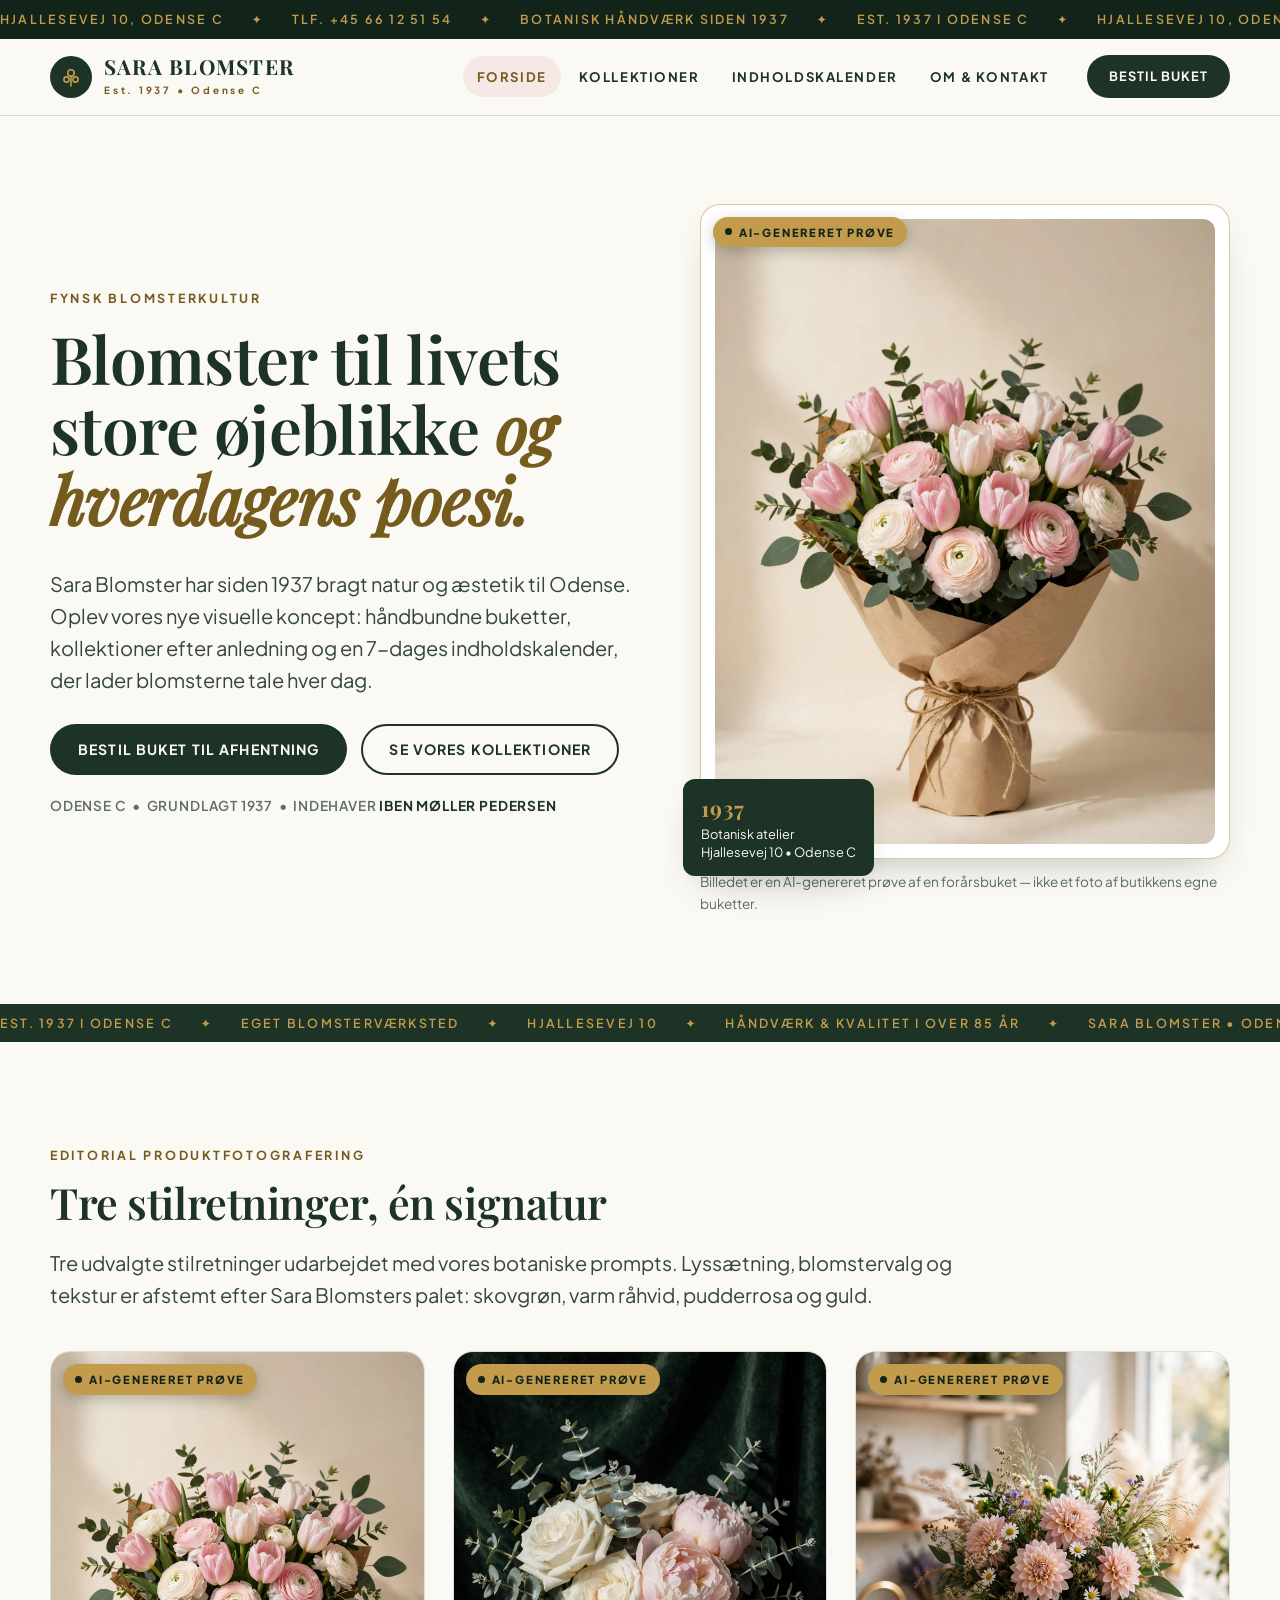
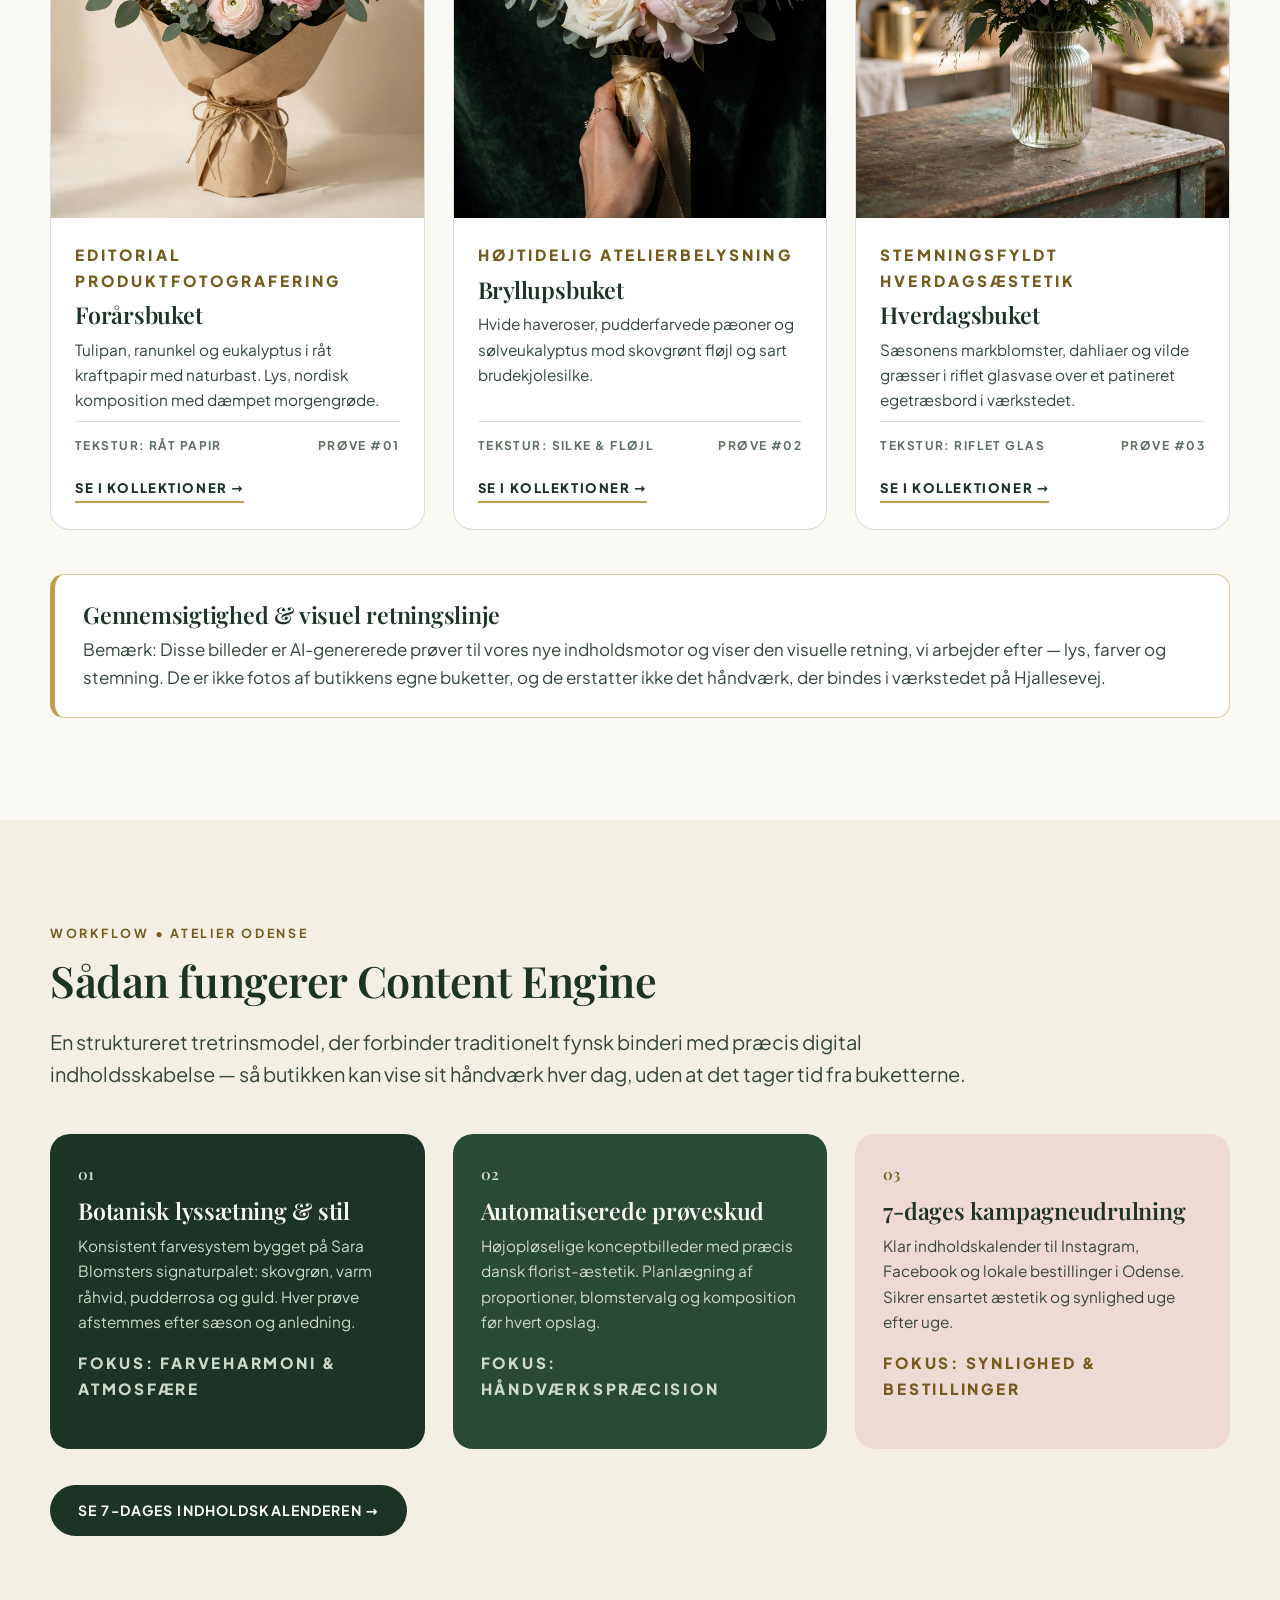
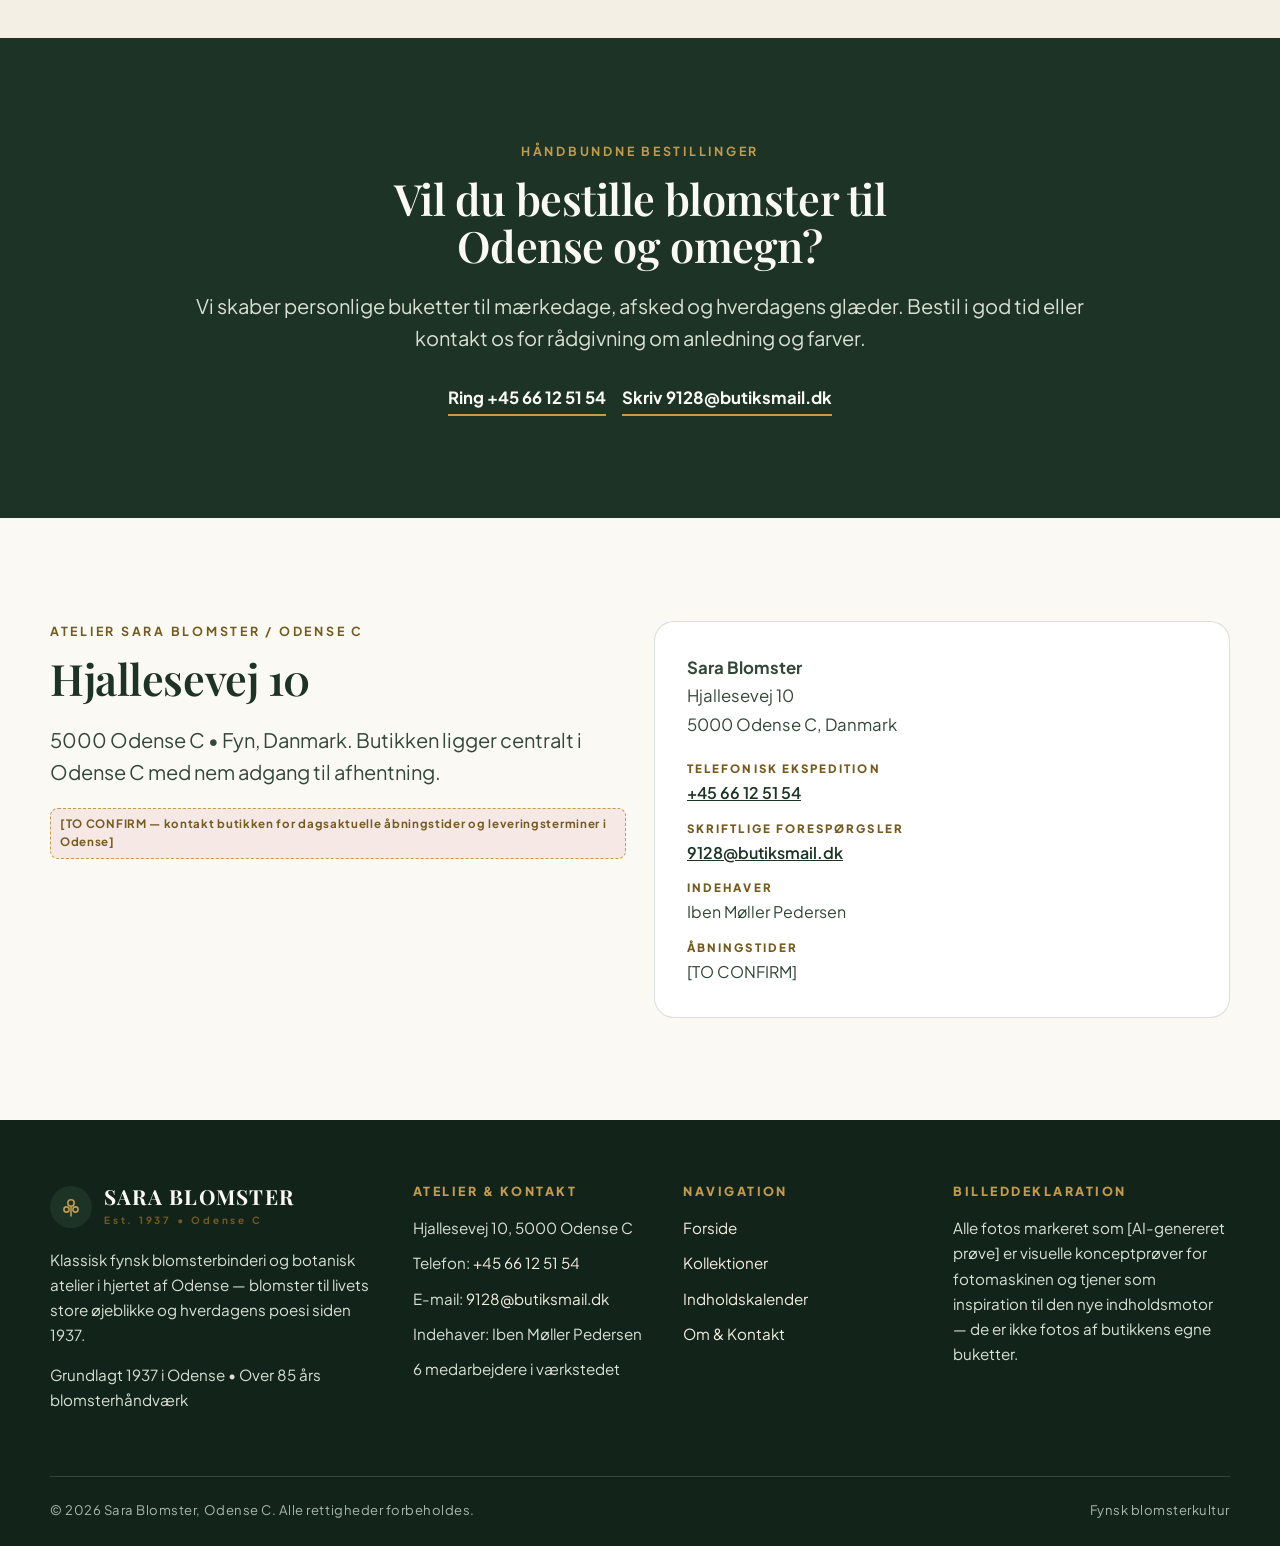
<file: index.html>
<!DOCTYPE html>
<!-- BUSINESS_NAME = "Sara Blomster" (single constant — see assets/js/main.js) -->
<html lang="da">
<head>
<meta charset="utf-8">
<meta name="viewport" content="width=device-width, initial-scale=1">
<title>Sara Blomster — Blomster til livets store øjeblikke | Odense C siden 1937</title>
<meta name="description" content="Sara Blomster er et klassisk fynsk blomsterbinderi på Hjallesevej 10 i Odense C — blomster til livets store øjeblikke og hverdagens poesi siden 1937. Se kollektioner og vores nye 7-dages indholdskalender.">
<meta property="og:title" content="Sara Blomster — Odense C siden 1937">
<meta property="og:description" content="Blomster til livets store øjeblikke og hverdagens poesi. Klassisk fynsk blomsterbinderi på Hjallesevej 10, Odense C.">
<meta property="og:type" content="website">
<link rel="stylesheet" href="/assets/css/style.css">
<noscript><style>.reveal{opacity:1 !important;transform:none !important}.hero__media img{animation:none !important}</style></noscript>

<link rel="icon" href="data:image/svg+xml,%3Csvg xmlns='http://www.w3.org/2000/svg' viewBox='0 0 32 32'%3E%3Ccircle cx='16' cy='16' r='16' fill='%231C3325'/%3E%3Ccircle cx='16' cy='11' r='5' fill='%23C29B4D'/%3E%3Ccircle cx='11' cy='18' r='4' fill='%23EED9D5'/%3E%3Ccircle cx='21' cy='18' r='4' fill='%23EED9D5'/%3E%3C/svg%3E">
</head>
<body>
<a class="skip-link" href="#main">Spring til indhold</a>

<div class="ribbon" aria-hidden="true">
  <div class="ribbon__track">
    <span>Hjallesevej 10, Odense C</span><span>✦</span><span>Tlf. +45 66 12 51 54</span><span>✦</span><span>Botanisk håndværk siden 1937</span><span>✦</span><span>Est. 1937 i Odense C</span><span>✦</span>
    <span>Hjallesevej 10, Odense C</span><span>✦</span><span>Tlf. +45 66 12 51 54</span><span>✦</span><span>Botanisk håndværk siden 1937</span><span>✦</span><span>Est. 1937 i Odense C</span><span>✦</span>
  </div>
</div>

<header class="site-header">
  <div class="wrap site-header__inner">
    <a class="brand" href="/" aria-label="Sara Blomster — forside">
      <span class="brand__mark" aria-hidden="true">
        <svg viewBox="0 0 24 24" fill="none" stroke="currentColor" stroke-width="1.6" stroke-linecap="round"><circle cx="12" cy="8" r="3.2"/><circle cx="7.5" cy="14.5" r="2.6"/><circle cx="16.5" cy="14.5" r="2.6"/><path d="M12 11.5V21"/></svg>
      </span>
      <span>
        <span class="brand__name">Sara Blomster</span>
        <span class="brand__tag">Est. 1937 • Odense C</span>
      </span>
    </a>
    <button class="nav-toggle" type="button" aria-expanded="false" aria-controls="main-nav" aria-label="Åbn menu">
      <span></span><span></span><span></span>
    </button>
    <nav class="main-nav" id="main-nav" aria-label="Hovedmenu">
      <ul>
        <li><a href="/" aria-current="page">Forside</a></li>
        <li><a href="/kollektioner/">Kollektioner</a></li>
        <li><a href="/kalender/">Indholdskalender</a></li>
        <li><a href="/om-kontakt/">Om &amp; Kontakt</a></li>
      </ul>
    </nav>
    <a class="btn btn--primary btn--small" href="/om-kontakt/#forespoergsel">Bestil buket</a>
  </div>
</header>

<main id="main">
  <!-- HERO -->
  <section class="hero" aria-labelledby="hero-title">
    <div class="wrap hero__grid">
      <div>
        <p class="eyebrow">Fynsk blomsterkultur</p>
        <h1 id="hero-title">Blomster til livets store øjeblikke <em>og hverdagens poesi.</em></h1>
        <p class="lede">Sara Blomster har siden 1937 bragt natur og æstetik til Odense. Oplev vores nye visuelle koncept: håndbundne buketter, kollektioner efter anledning og en 7-dages indholdskalender, der lader blomsterne tale hver dag.</p>
        <div class="hero__ctas">
          <a class="btn btn--primary" href="/om-kontakt/#forespoergsel">Bestil buket til afhentning</a>
          <a class="btn btn--outline" href="/kollektioner/">Se vores kollektioner</a>
        </div>
        <p class="trust-line">Odense C &nbsp;•&nbsp; Grundlagt 1937 &nbsp;•&nbsp; Indehaver <b>Iben Møller Pedersen</b></p>
      </div>
      <div class="hero__media">
        <div class="frame">
          <span class="ai-tag ai-tag--overlay">AI-genereret prøve</span>
          <img src="/assets/img/foraarsbuket.webp" alt="Forårsbuket med tulipaner, ranunkler og eukalyptus i kraftpapir — AI-genereret prøve" width="1408" height="1760" fetchpriority="high">
          <div class="hero__badge"><strong>1937</strong>Botanisk atelier<br>Hjallesevej 10 • Odense C</div>
        </div>
        <p class="ai-note">Billedet er en AI-genereret prøve af en forårsbuket — ikke et foto af butikkens egne buketter.</p>
      </div>
    </div>
  </section>

  <!-- HERITAGE RIBBON -->
  <div class="ribbon" aria-hidden="true" style="background:var(--green)">
    <div class="ribbon__track" style="animation-duration:44s">
      <span>Est. 1937 i Odense C</span><span>✦</span><span>Eget blomsterværksted</span><span>✦</span><span>Hjallesevej 10</span><span>✦</span><span>Håndværk &amp; kvalitet i over 85 år</span><span>✦</span><span>Sara Blomster • Odense C</span><span>✦</span>
      <span>Est. 1937 i Odense C</span><span>✦</span><span>Eget blomsterværksted</span><span>✦</span><span>Hjallesevej 10</span><span>✦</span><span>Håndværk &amp; kvalitet i over 85 år</span><span>✦</span><span>Sara Blomster • Odense C</span><span>✦</span>
    </div>
  </div>

  <!-- THE 3 SAMPLE SHOTS -->
  <section class="section" aria-labelledby="shots-title">
    <div class="wrap">
      <div class="reveal">
        <p class="eyebrow">Editorial produktfotografering</p>
        <h2 id="shots-title">Tre stilretninger, én signatur</h2>
        <p class="lede">Tre udvalgte stilretninger udarbejdet med vores botaniske prompts. Lyssætning, blomstervalg og tekstur er afstemt efter Sara Blomsters palet: skovgrøn, varm råhvid, pudderrosa og guld.</p>
      </div>
      <div class="shots-grid">
        <article class="shot-card reveal">
          <div class="shot-card__media">
            <span class="ai-tag ai-tag--overlay">AI-genereret prøve</span>
            <img src="/assets/img/foraarsbuket.webp" alt="Forårsbuket: tulipaner, ranunkler og eukalyptus i kraftpapir — AI-genereret prøve" width="1408" height="1760" loading="lazy">
          </div>
          <div class="shot-card__body">
            <p class="shot-card__kicker">Editorial produktfotografering</p>
            <h3>Forårsbuket</h3>
            <p>Tulipan, ranunkel og eukalyptus i råt kraftpapir med naturbast. Lys, nordisk komposition med dæmpet morgengrøde.</p>
            <div class="shot-card__meta"><span>Tekstur: Råt papir</span><span>Prøve #01</span></div>
            <a class="shot-card__link" href="/kollektioner/">Se i kollektioner →</a>
          </div>
        </article>
        <article class="shot-card reveal">
          <div class="shot-card__media">
            <span class="ai-tag ai-tag--overlay">AI-genereret prøve</span>
            <img src="/assets/img/bryllupsbuket.webp" alt="Bryllupsbuket: hvide haveroser, pudderfarvede pæoner og sølveukalyptus mod skovgrøn baggrund — AI-genereret prøve" width="1408" height="1760" loading="lazy">
          </div>
          <div class="shot-card__body">
            <p class="shot-card__kicker">Højtidelig atelierbelysning</p>
            <h3>Bryllupsbuket</h3>
            <p>Hvide haveroser, pudderfarvede pæoner og sølveukalyptus mod skovgrønt fløjl og sart brudekjolesilke.</p>
            <div class="shot-card__meta"><span>Tekstur: Silke &amp; fløjl</span><span>Prøve #02</span></div>
            <a class="shot-card__link" href="/kollektioner/">Se i kollektioner →</a>
          </div>
        </article>
        <article class="shot-card reveal">
          <div class="shot-card__media">
            <span class="ai-tag ai-tag--overlay">AI-genereret prøve</span>
            <img src="/assets/img/hverdagsbuket.webp" alt="Hverdagsbuket: sæsonens markblomster og dahliaer i riflet glasvase på et træbord — AI-genereret prøve" width="1408" height="1760" loading="lazy">
          </div>
          <div class="shot-card__body">
            <p class="shot-card__kicker">Stemningsfyldt hverdagsæstetik</p>
            <h3>Hverdagsbuket</h3>
            <p>Sæsonens markblomster, dahliaer og vilde græsser i riflet glasvase over et patineret egetræsbord i værkstedet.</p>
            <div class="shot-card__meta"><span>Tekstur: Riflet glas</span><span>Prøve #03</span></div>
            <a class="shot-card__link" href="/kollektioner/">Se i kollektioner →</a>
          </div>
        </article>
      </div>

      <div class="note-block reveal">
        <h3>Gennemsigtighed &amp; visuel retningslinje</h3>
        <p>Bemærk: Disse billeder er AI-genererede prøver til vores nye indholdsmotor og viser den visuelle retning, vi arbejder efter — lys, farver og stemning. De er ikke fotos af butikkens egne buketter, og de erstatter ikke det håndværk, der bindes i værkstedet på Hjallesevej.</p>
      </div>
    </div>
  </section>

  <!-- HOW THE CONTENT ENGINE WORKS -->
  <section class="section section--tint" aria-labelledby="engine-title">
    <div class="wrap">
      <div class="reveal">
        <p class="eyebrow">Workflow • Atelier Odense</p>
        <h2 id="engine-title">Sådan fungerer Content Engine</h2>
        <p class="lede">En struktureret tretrinsmodel, der forbinder traditionelt fynsk binderi med præcis digital indholdsskabelse — så butikken kan vise sit håndværk hver dag, uden at det tager tid fra buketterne.</p>
      </div>
      <div class="steps">
        <article class="step reveal">
          <p class="step__num">01</p>
          <h3>Botanisk lyssætning &amp; stil</h3>
          <p>Konsistent farvesystem bygget på Sara Blomsters signaturpalet: skovgrøn, varm råhvid, pudderrosa og guld. Hver prøve afstemmes efter sæson og anledning.</p>
          <p class="step__focus">Fokus: Farveharmoni &amp; atmosfære</p>
        </article>
        <article class="step reveal">
          <p class="step__num">02</p>
          <h3>Automatiserede prøveskud</h3>
          <p>Højopløselige konceptbilleder med præcis dansk florist-æstetik. Planlægning af proportioner, blomstervalg og komposition før hvert opslag.</p>
          <p class="step__focus">Fokus: Håndværkspræcision</p>
        </article>
        <article class="step reveal">
          <p class="step__num">03</p>
          <h3>7-dages kampagneudrulning</h3>
          <p>Klar indholdskalender til Instagram, Facebook og lokale bestillinger i Odense. Sikrer ensartet æstetik og synlighed uge efter uge.</p>
          <p class="step__focus">Fokus: Synlighed &amp; bestillinger</p>
        </article>
      </div>
      <div style="margin-top:36px" class="reveal">
        <a class="btn btn--primary" href="/kalender/">Se 7-dages indholdskalenderen →</a>
      </div>
    </div>
  </section>

  <!-- ORDER CTA -->
  <section class="section section--dark" aria-labelledby="order-title">
    <div class="wrap cta-band reveal">
      <p class="eyebrow">Håndbundne bestillinger</p>
      <h2 id="order-title">Vil du bestille blomster til Odense og omegn?</h2>
      <p class="lede">Vi skaber personlige buketter til mærkedage, afsked og hverdagens glæder. Bestil i god tid eller kontakt os for rådgivning om anledning og farver.</p>
      <div class="cta-band__links">
        <a href="tel:+4566125154">Ring +45 66 12 51 54</a>
        <a href="mailto:9128@butiksmail.dk">Skriv 9128@butiksmail.dk</a>
      </div>
    </div>
  </section>

  <!-- ADDRESS -->
  <section class="section" aria-labelledby="address-title">
    <div class="wrap address-grid">
      <div class="reveal">
        <p class="eyebrow">Atelier Sara Blomster / Odense C</p>
        <h2 id="address-title">Hjallesevej 10</h2>
        <p class="lede">5000 Odense C • Fyn, Danmark. Butikken ligger centralt i Odense C med nem adgang til afhentning.</p>
        <p class="lede"><span class="confirm-tag">[TO CONFIRM — kontakt butikken for dagsaktuelle åbningstider og leveringsterminer i Odense]</span></p>
      </div>
      <div class="address-card reveal">
        <address>
          <strong>Sara Blomster</strong><br>
          Hjallesevej 10<br>
          5000 Odense C, Danmark
        </address>
        <dl>
          <div><dt>Telefonisk ekspedition</dt><dd><a href="tel:+4566125154">+45 66 12 51 54</a></dd></div>
          <div><dt>Skriftlige forespørgsler</dt><dd><a href="mailto:9128@butiksmail.dk">9128@butiksmail.dk</a></dd></div>
          <div><dt>Indehaver</dt><dd>Iben Møller Pedersen</dd></div>
          <div><dt>Åbningstider</dt><dd>[TO CONFIRM]</dd></div>
        </dl>
      </div>
    </div>
  </section>
</main>

<footer class="site-footer">
  <div class="wrap site-footer__main">
    <div>
      <a class="brand" href="/" aria-label="Sara Blomster — forside">
        <span class="brand__mark" aria-hidden="true">
          <svg viewBox="0 0 24 24" fill="none" stroke="currentColor" stroke-width="1.6" stroke-linecap="round"><circle cx="12" cy="8" r="3.2"/><circle cx="7.5" cy="14.5" r="2.6"/><circle cx="16.5" cy="14.5" r="2.6"/><path d="M12 11.5V21"/></svg>
        </span>
        <span>
          <span class="brand__name">Sara Blomster</span>
          <span class="brand__tag">Est. 1937 • Odense C</span>
        </span>
      </a>
      <p style="margin-top:18px">Klassisk fynsk blomsterbinderi og botanisk atelier i hjertet af Odense — blomster til livets store øjeblikke og hverdagens poesi siden 1937.</p>
      <p>Grundlagt 1937 i Odense • Over 85 års blomsterhåndværk</p>
    </div>
    <div>
      <h3>Atelier &amp; kontakt</h3>
      <ul>
        <li>Hjallesevej 10, 5000 Odense C</li>
        <li>Telefon: <a href="tel:+4566125154">+45 66 12 51 54</a></li>
        <li>E-mail: <a href="mailto:9128@butiksmail.dk">9128@butiksmail.dk</a></li>
        <li>Indehaver: Iben Møller Pedersen</li>
        <li>6 medarbejdere i værkstedet</li>
      </ul>
    </div>
    <div>
      <h3>Navigation</h3>
      <ul>
        <li><a href="/">Forside</a></li>
        <li><a href="/kollektioner/">Kollektioner</a></li>
        <li><a href="/kalender/">Indholdskalender</a></li>
        <li><a href="/om-kontakt/">Om &amp; Kontakt</a></li>
      </ul>
    </div>
    <div>
      <h3>Billeddeklaration</h3>
      <p>Alle fotos markeret som [AI-genereret prøve] er visuelle konceptprøver for fotomaskinen og tjener som inspiration til den nye indholdsmotor — de er ikke fotos af butikkens egne buketter.</p>
    </div>
  </div>
  <div class="wrap site-footer__bottom">
    <span>© 2026 Sara Blomster, Odense C. Alle rettigheder forbeholdes.</span>
    <span>Fynsk blomsterkultur</span>
  </div>
</footer>
<script src="/assets/js/main.js"></script>
</body>
</html>
</file>
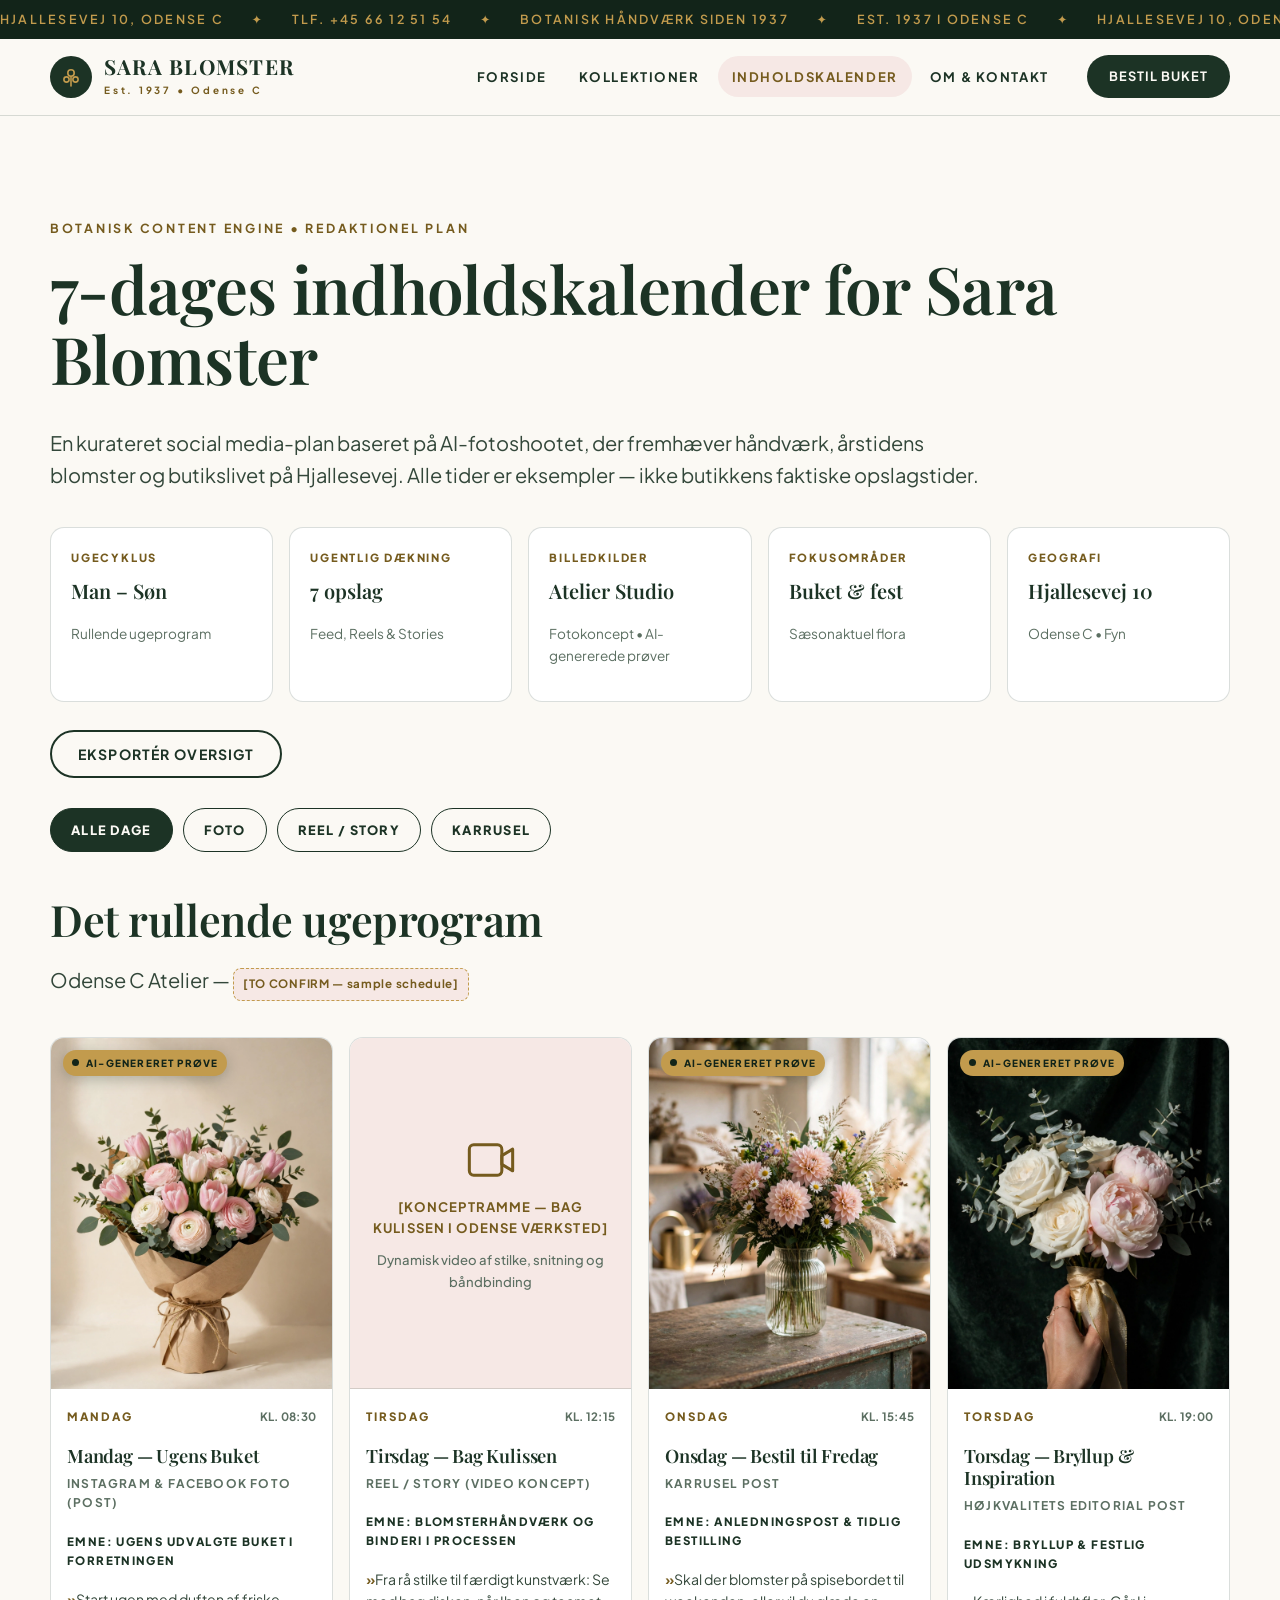
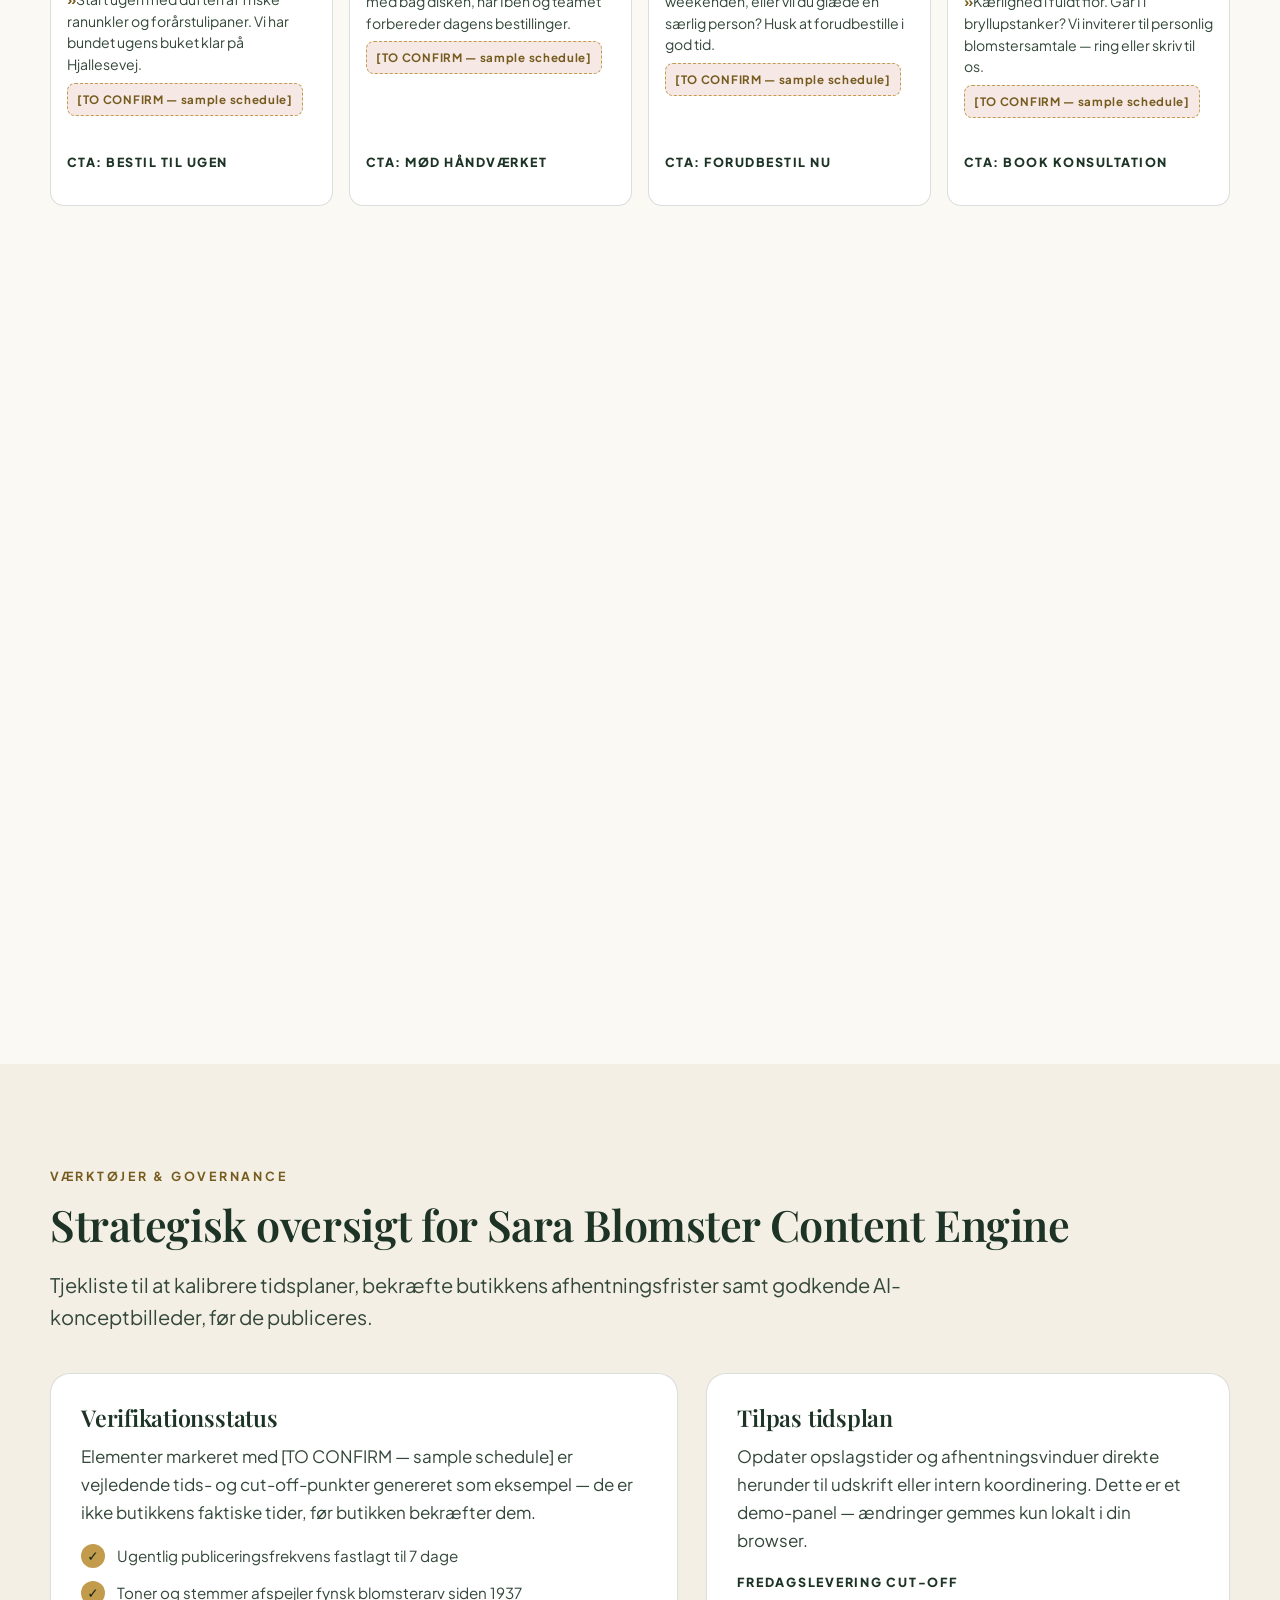
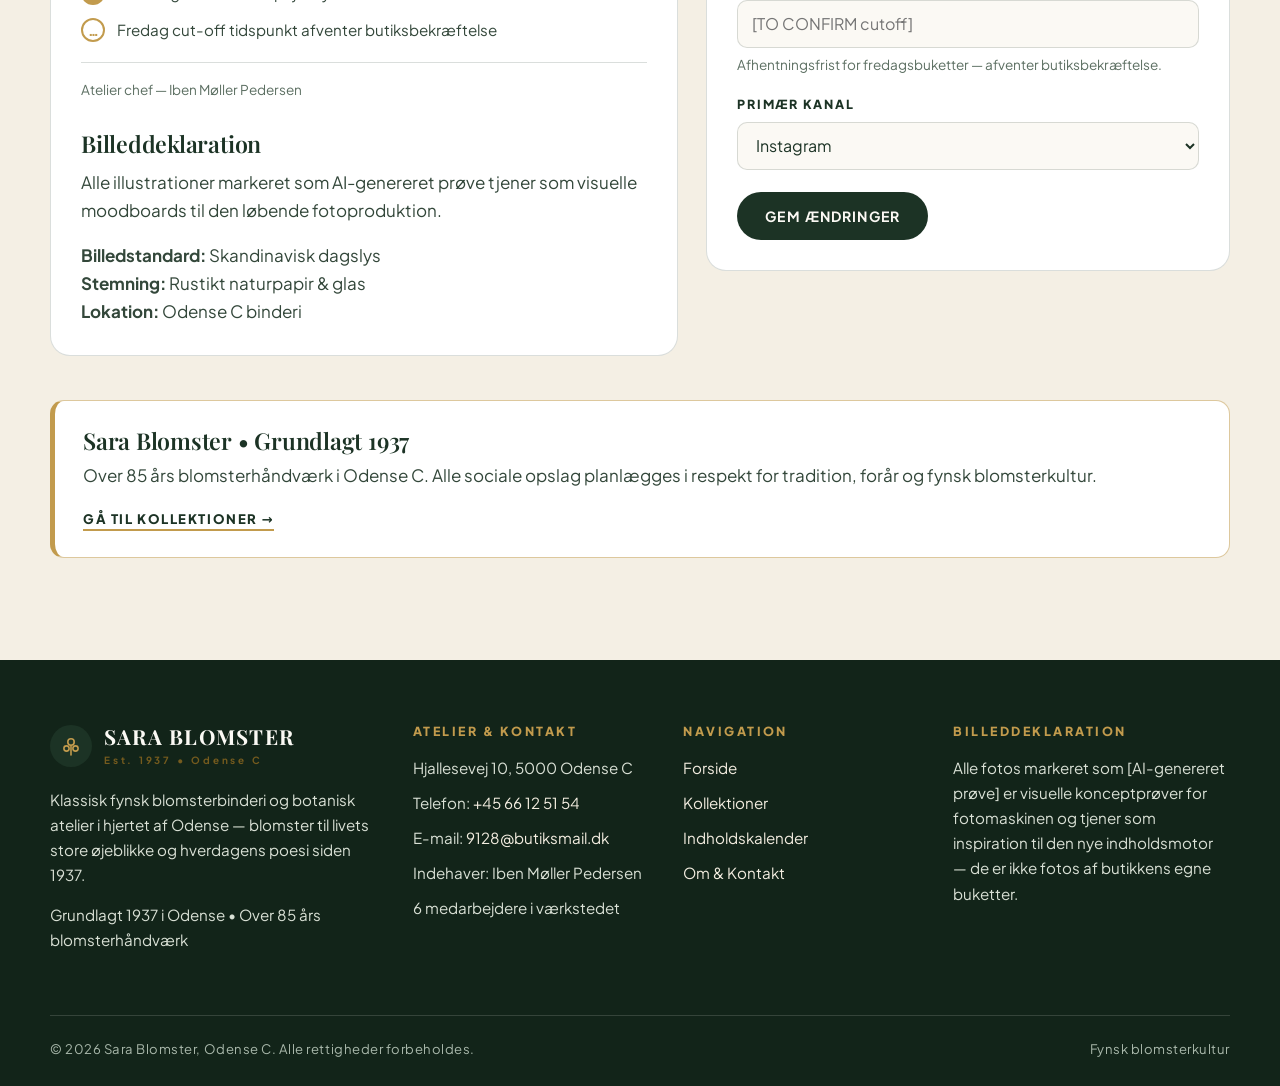
<file: kalender/index.html>
<!DOCTYPE html>
<!-- BUSINESS_NAME = "Sara Blomster" (single constant — see assets/js/main.js) -->
<html lang="da">
<head>
<meta charset="utf-8">
<meta name="viewport" content="width=device-width, initial-scale=1">
<title>7-dages indholdskalender — Sara Blomster, Odense C</title>
<meta name="description" content="Sara Blomsters 7-dages indholdskalender (eksempel): en kurateret social media-plan med ugens buket, bag kulissen, bryllupsinspiration og fredagsblomster. Alle tider er eksempler.">
<meta property="og:title" content="7-dages indholdskalender — Sara Blomster">
<meta property="og:description" content="En kurateret ugeplan for blomsterindhold: foto, Reels og stories fra atelieret på Hjallesevej 10.">
<meta property="og:type" content="website">
<link rel="stylesheet" href="/assets/css/style.css">
<noscript><style>.reveal{opacity:1 !important;transform:none !important}.hero__media img{animation:none !important}</style></noscript>

<link rel="icon" href="data:image/svg+xml,%3Csvg xmlns='http://www.w3.org/2000/svg' viewBox='0 0 32 32'%3E%3Ccircle cx='16' cy='16' r='16' fill='%231C3325'/%3E%3Ccircle cx='16' cy='11' r='5' fill='%23C29B4D'/%3E%3Ccircle cx='11' cy='18' r='4' fill='%23EED9D5'/%3E%3Ccircle cx='21' cy='18' r='4' fill='%23EED9D5'/%3E%3C/svg%3E">
</head>
<body>
<a class="skip-link" href="#main">Spring til indhold</a>

<div class="ribbon" aria-hidden="true">
  <div class="ribbon__track">
    <span>Hjallesevej 10, Odense C</span><span>✦</span><span>Tlf. +45 66 12 51 54</span><span>✦</span><span>Botanisk håndværk siden 1937</span><span>✦</span><span>Est. 1937 i Odense C</span><span>✦</span>
    <span>Hjallesevej 10, Odense C</span><span>✦</span><span>Tlf. +45 66 12 51 54</span><span>✦</span><span>Botanisk håndværk siden 1937</span><span>✦</span><span>Est. 1937 i Odense C</span><span>✦</span>
  </div>
</div>

<header class="site-header">
  <div class="wrap site-header__inner">
    <a class="brand" href="/" aria-label="Sara Blomster — forside">
      <span class="brand__mark" aria-hidden="true">
        <svg viewBox="0 0 24 24" fill="none" stroke="currentColor" stroke-width="1.6" stroke-linecap="round"><circle cx="12" cy="8" r="3.2"/><circle cx="7.5" cy="14.5" r="2.6"/><circle cx="16.5" cy="14.5" r="2.6"/><path d="M12 11.5V21"/></svg>
      </span>
      <span>
        <span class="brand__name">Sara Blomster</span>
        <span class="brand__tag">Est. 1937 • Odense C</span>
      </span>
    </a>
    <button class="nav-toggle" type="button" aria-expanded="false" aria-controls="main-nav" aria-label="Åbn menu">
      <span></span><span></span><span></span>
    </button>
    <nav class="main-nav" id="main-nav" aria-label="Hovedmenu">
      <ul>
        <li><a href="/">Forside</a></li>
        <li><a href="/kollektioner/">Kollektioner</a></li>
        <li><a href="/kalender/" aria-current="page">Indholdskalender</a></li>
        <li><a href="/om-kontakt/">Om &amp; Kontakt</a></li>
      </ul>
    </nav>
    <a class="btn btn--primary btn--small" href="/om-kontakt/#forespoergsel">Bestil buket</a>
  </div>
</header>

<main id="main">
  <section class="section" aria-labelledby="page-title" style="padding-bottom:0">
    <div class="wrap">
      <p class="eyebrow">Botanisk Content Engine • Redaktionel plan</p>
      <h1 id="page-title">7-dages indholdskalender for Sara Blomster</h1>
      <p class="lede">En kurateret social media-plan baseret på AI-fotoshootet, der fremhæver håndværk, årstidens blomster og butikslivet på Hjallesevej. Alle tider er eksempler — ikke butikkens faktiske opslagstider.</p>

      <div class="cal-stats">
        <div class="cal-stat">
          <p class="cal-stat__label">Ugecyklus</p>
          <p class="cal-stat__value">Man – Søn</p>
          <p class="cal-stat__sub">Rullende ugeprogram</p>
        </div>
        <div class="cal-stat">
          <p class="cal-stat__label">Ugentlig dækning</p>
          <p class="cal-stat__value">7 opslag</p>
          <p class="cal-stat__sub">Feed, Reels &amp; Stories</p>
        </div>
        <div class="cal-stat">
          <p class="cal-stat__label">Billedkilder</p>
          <p class="cal-stat__value">Atelier Studio</p>
          <p class="cal-stat__sub">Fotokoncept • AI-genererede prøver</p>
        </div>
        <div class="cal-stat">
          <p class="cal-stat__label">Fokusområder</p>
          <p class="cal-stat__value">Buket &amp; fest</p>
          <p class="cal-stat__sub">Sæsonaktuel flora</p>
        </div>
        <div class="cal-stat">
          <p class="cal-stat__label">Geografi</p>
          <p class="cal-stat__value">Hjallesevej 10</p>
          <p class="cal-stat__sub">Odense C • Fyn</p>
        </div>
      </div>

      <div style="margin-top:28px">
        <button class="btn btn--outline" type="button" id="export-calendar">Eksportér oversigt</button>
      </div>

      <div class="chips" data-filter-group="calendar" role="group" aria-label="Filtrér ugedage efter format">
        <button class="chip" type="button" data-filter="alle" aria-pressed="true">Alle dage</button>
        <button class="chip" type="button" data-filter="foto" aria-pressed="false">Foto</button>
        <button class="chip" type="button" data-filter="reel" aria-pressed="false">Reel / Story</button>
        <button class="chip" type="button" data-filter="karrusel" aria-pressed="false">Karrusel</button>
      </div>

      <h2 style="margin-top:44px">Det rullende ugeprogram</h2>
      <p class="lede" style="margin-bottom:0">Odense C Atelier — <span class="confirm-tag">[TO CONFIRM — sample schedule]</span></p>

      <div class="week-grid">
        <!-- MANDAG -->
        <article class="day-card reveal" data-format="foto">
          <div class="day-card__media">
            <span class="ai-tag ai-tag--overlay">AI-genereret prøve</span>
            <img src="/assets/img/foraarsbuket.webp" alt="Ugens buket: forårsbuket i kraftpapir — AI-genereret prøve" width="1408" height="1760" loading="lazy">
          </div>
          <div class="day-card__body">
            <p class="day-card__day"><span>Mandag</span><span class="day-card__time">Kl. 08:30</span></p>
            <h3>Mandag — Ugens Buket</h3>
            <p class="day-card__format">Instagram &amp; Facebook foto (post)</p>
            <p class="day-card__topic">Emne: Ugens udvalgte buket i forretningen</p>
            <p class="day-card__caption">Start ugen med duften af friske ranunkler og forårstulipaner. Vi har bundet ugens buket klar på Hjallesevej.</p>
            <p><span class="confirm-tag">[TO CONFIRM — sample schedule]</span></p>
            <p class="day-card__cta">CTA: Bestil til ugen</p>
          </div>
        </article>

        <!-- TIRSDAG -->
        <article class="day-card reveal" data-format="reel">
          <div class="day-card__placeholder" role="img" aria-label="Konceptramme: bag kulissen i Odense værksted — video af stilke, snitning og båndbinding">
            <svg class="frame-icon" viewBox="0 0 24 24" fill="none" stroke="currentColor" stroke-width="1.4" stroke-linecap="round" stroke-linejoin="round" aria-hidden="true"><rect x="2" y="5" width="15" height="14" rx="2"/><path d="M17 10l5-3v10l-5-3z"/></svg>
            <p>[Konceptramme — bag kulissen i Odense værksted]</p>
            <p style="text-transform:none;letter-spacing:0;font-weight:500;color:var(--muted)">Dynamisk video af stilke, snitning og båndbinding</p>
          </div>
          <div class="day-card__body">
            <p class="day-card__day"><span>Tirsdag</span><span class="day-card__time">Kl. 12:15</span></p>
            <h3>Tirsdag — Bag Kulissen</h3>
            <p class="day-card__format">Reel / Story (video koncept)</p>
            <p class="day-card__topic">Emne: Blomsterhåndværk og binderi i processen</p>
            <p class="day-card__caption">Fra rå stilke til færdigt kunstværk: Se med bag disken, når Iben og teamet forbereder dagens bestillinger.</p>
            <p><span class="confirm-tag">[TO CONFIRM — sample schedule]</span></p>
            <p class="day-card__cta">CTA: Mød håndværket</p>
          </div>
        </article>

        <!-- ONSDAG -->
        <article class="day-card reveal" data-format="karrusel">
          <div class="day-card__media">
            <span class="ai-tag ai-tag--overlay">AI-genereret prøve</span>
            <img src="/assets/img/hverdagsbuket.webp" alt="Bestil til fredag: hverdagsbuket i glasvase — AI-genereret prøve" width="1408" height="1760" loading="lazy">
          </div>
          <div class="day-card__body">
            <p class="day-card__day"><span>Onsdag</span><span class="day-card__time">Kl. 15:45</span></p>
            <h3>Onsdag — Bestil til Fredag</h3>
            <p class="day-card__format">Karrusel post</p>
            <p class="day-card__topic">Emne: Anledningspost &amp; tidlig bestilling</p>
            <p class="day-card__caption">Skal der blomster på spisebordet til weekenden, eller vil du glæde en særlig person? Husk at forudbestille i god tid.</p>
            <p><span class="confirm-tag">[TO CONFIRM — sample schedule]</span></p>
            <p class="day-card__cta">CTA: Forudbestil nu</p>
          </div>
        </article>

        <!-- TORSDAG -->
        <article class="day-card reveal" data-format="foto">
          <div class="day-card__media">
            <span class="ai-tag ai-tag--overlay">AI-genereret prøve</span>
            <img src="/assets/img/bryllupsbuket.webp" alt="Bryllup og inspiration: bryllupsbuket med hvide roser og pæoner — AI-genereret prøve" width="1408" height="1760" loading="lazy">
          </div>
          <div class="day-card__body">
            <p class="day-card__day"><span>Torsdag</span><span class="day-card__time">Kl. 19:00</span></p>
            <h3>Torsdag — Bryllup &amp; Inspiration</h3>
            <p class="day-card__format">Højkvalitets editorial post</p>
            <p class="day-card__topic">Emne: Bryllup &amp; festlig udsmykning</p>
            <p class="day-card__caption">Kærlighed i fuldt flor. Går I i bryllupstanker? Vi inviterer til personlig blomstersamtale — ring eller skriv til os.</p>
            <p><span class="confirm-tag">[TO CONFIRM — sample schedule]</span></p>
            <p class="day-card__cta">CTA: Book konsultation</p>
          </div>
        </article>

        <!-- FREDAG -->
        <article class="day-card reveal" data-format="reel foto">
          <div class="day-card__media">
            <span class="ai-tag ai-tag--overlay">AI-genereret prøve</span>
            <img src="/assets/img/foraarsbuket.webp" alt="Fredagsblomster: weekendbuket i kraftpapir — AI-genereret prøve" width="1408" height="1760" loading="lazy">
          </div>
          <div class="day-card__body">
            <p class="day-card__day"><span>Fredag</span><span class="day-card__time">Kl. 09:00</span></p>
            <h3>Fredag — Fredagsblomster</h3>
            <p class="day-card__format">Story serie + weekend feed post</p>
            <p class="day-card__topic">Emne: Fredagsbuketten og weekendafhentning</p>
            <p class="day-card__caption">Fredagsstemning på Hjallesevej! Butikken bugner af weekendens friskeste farver. Bestil inden <span class="confirm-tag">[TO CONFIRM cutoff]</span></p>
            <p><span class="confirm-tag">[TO CONFIRM cutoff &amp; tidsplan]</span></p>
            <p class="day-card__cta">CTA: Fredagsblomster</p>
          </div>
        </article>

        <!-- LØRDAG -->
        <article class="day-card reveal" data-format="reel">
          <div class="day-card__placeholder" role="img" aria-label="Konceptramme: butiksfacade og weekendstemning på Hjallesevej — morgenlys over facaden, udendørs kurve med stedmoder og lyng">
            <svg class="frame-icon" viewBox="0 0 24 24" fill="none" stroke="currentColor" stroke-width="1.4" stroke-linecap="round" stroke-linejoin="round" aria-hidden="true"><rect x="3" y="4" width="18" height="16" rx="2"/><circle cx="9" cy="10" r="2"/><path d="M3 17l5-4 4 3 4-3 5 4"/></svg>
            <p>[Konceptramme — butiksfacade &amp; weekendstemning på Hjallesevej]</p>
            <p style="text-transform:none;letter-spacing:0;font-weight:500;color:var(--muted)">Morgenlys over facaden, udendørs kurve med stedmoder og lyng</p>
          </div>
          <div class="day-card__body">
            <p class="day-card__day"><span>Lørdag</span><span class="day-card__time">Kl. 10:00</span></p>
            <h3>Lørdag — Bymiljø &amp; Butiksliv</h3>
            <p class="day-card__format">Story highlights / stemningsfoto</p>
            <p class="day-card__topic">Emne: Lørdagsstemning i Odense C</p>
            <p class="day-card__caption">Kig forbi på vej gennem byen. Kaffen er varm, og vi binder din buket, mens du venter.</p>
            <p><span class="confirm-tag">[TO CONFIRM — sample schedule]</span></p>
            <p class="day-card__cta">CTA: Besøg os på Hjallesevej</p>
          </div>
        </article>

        <!-- SØNDAG -->
        <article class="day-card reveal" data-format="foto">
          <div class="day-card__media">
            <span class="ai-tag ai-tag--overlay">AI-genereret prøve</span>
            <img src="/assets/img/hverdagsbuket.webp" alt="Ro, natur og søndagspoesi: enkeltstående buket i glasvase — AI-genereret prøve" width="1408" height="1760" loading="lazy">
          </div>
          <div class="day-card__body">
            <p class="day-card__day"><span>Søndag</span><span class="day-card__time">Kl. 10:30</span></p>
            <h3>Søndag — Ro, Natur &amp; Søndagspoesi</h3>
            <p class="day-card__format">Æstetisk minimalistisk post</p>
            <p class="day-card__topic">Emne: Søndagshilsen &amp; botanisk nærvær</p>
            <p class="day-card__caption">At omgive sig med blomster er at lukke naturens egen ro indenfor. Rigtig god søndag fra os på Hjallesevej.</p>
            <p class="day-card__cta">CTA: Søndagshygge</p>
            <p style="font-size:0.82rem;color:var(--muted);margin:0">Generisk citat/tekst, ikke tilskrevet nogen fiktiv person. Fokus på fordybelse og weekendro.</p>
            <p><span class="confirm-tag">[TO CONFIRM — sample schedule]</span></p>
          </div>
        </article>
      </div>
    </div>
  </section>

  <!-- GOVERNANCE -->
  <section class="section section--tint" aria-labelledby="gov-title">
    <div class="wrap">
      <p class="eyebrow">Værktøjer &amp; governance</p>
      <h2 id="gov-title">Strategisk oversigt for Sara Blomster Content Engine</h2>
      <p class="lede">Tjekliste til at kalibrere tidsplaner, bekræfte butikkens afhentningsfrister samt godkende AI-konceptbilleder, før de publiceres.</p>
      <div class="gov-grid">
        <div class="gov-card reveal">
          <h3>Verifikationsstatus</h3>
          <p>Elementer markeret med [TO CONFIRM — sample schedule] er vejledende tids- og cut-off-punkter genereret som eksempel — de er ikke butikkens faktiske tider, før butikken bekræfter dem.</p>
          <ul class="gov-check">
            <li><span class="tick" aria-hidden="true">✓</span><span>Ugentlig publiceringsfrekvens fastlagt til 7 dage</span></li>
            <li><span class="tick" aria-hidden="true">✓</span><span>Toner og stemmer afspejler fynsk blomsterarv siden 1937</span></li>
            <li><span class="tick tick--pending" aria-hidden="true">…</span><span>Fredag cut-off tidspunkt afventer butiksbekræftelse</span></li>
          </ul>
          <p class="gov-card__sig">Atelier chef — Iben Møller Pedersen</p>
          <h3 style="margin-top:28px">Billeddeklaration</h3>
          <p>Alle illustrationer markeret som AI-genereret prøve tjener som visuelle moodboards til den løbende fotoproduktion.</p>
          <p style="margin:0"><strong>Billedstandard:</strong> Skandinavisk dagslys<br><strong>Stemning:</strong> Rustikt naturpapir &amp; glas<br><strong>Lokation:</strong> Odense C binderi</p>
        </div>
        <div class="gov-card reveal">
          <h3>Tilpas tidsplan</h3>
          <p>Opdater opslagstider og afhentningsvinduer direkte herunder til udskrift eller intern koordinering. Dette er et demo-panel — ændringer gemmes kun lokalt i din browser.</p>
          <form class="plan-form" id="plan-form">
            <label for="cutoff">Fredagslevering cut-off</label>
            <input type="text" id="cutoff" name="cutoff" placeholder="[TO CONFIRM cutoff]" aria-describedby="cutoff-help">
            <p id="cutoff-help" style="font-size:0.85rem;color:var(--muted);margin:6px 0 0">Afhentningsfrist for fredagsbuketter — afventer butiksbekræftelse.</p>
            <label for="channel">Primær kanal</label>
            <select id="channel" name="channel">
              <option>Instagram</option>
              <option>Facebook-side</option>
              <option>Nyhedsbrev • Fredagsbuketten</option>
            </select>
            <button class="btn btn--primary" type="submit">Gem ændringer</button>
            <p class="plan-form__saved" id="plan-saved">✓ Ændringer gemt lokalt (demo). Husk at bekræfte tiderne med butikken.</p>
          </form>
        </div>
      </div>
      <div class="note-block reveal">
        <h3>Sara Blomster • Grundlagt 1937</h3>
        <p>Over 85 års blomsterhåndværk i Odense C. Alle sociale opslag planlægges i respekt for tradition, forår og fynsk blomsterkultur.</p>
        <p style="margin-top:14px"><a class="shot-card__link" href="/kollektioner/">Gå til kollektioner →</a></p>
      </div>
    </div>
  </section>
</main>

<footer class="site-footer">
  <div class="wrap site-footer__main">
    <div>
      <a class="brand" href="/" aria-label="Sara Blomster — forside">
        <span class="brand__mark" aria-hidden="true">
          <svg viewBox="0 0 24 24" fill="none" stroke="currentColor" stroke-width="1.6" stroke-linecap="round"><circle cx="12" cy="8" r="3.2"/><circle cx="7.5" cy="14.5" r="2.6"/><circle cx="16.5" cy="14.5" r="2.6"/><path d="M12 11.5V21"/></svg>
        </span>
        <span>
          <span class="brand__name">Sara Blomster</span>
          <span class="brand__tag">Est. 1937 • Odense C</span>
        </span>
      </a>
      <p style="margin-top:18px">Klassisk fynsk blomsterbinderi og botanisk atelier i hjertet af Odense — blomster til livets store øjeblikke og hverdagens poesi siden 1937.</p>
      <p>Grundlagt 1937 i Odense • Over 85 års blomsterhåndværk</p>
    </div>
    <div>
      <h3>Atelier &amp; kontakt</h3>
      <ul>
        <li>Hjallesevej 10, 5000 Odense C</li>
        <li>Telefon: <a href="tel:+4566125154">+45 66 12 51 54</a></li>
        <li>E-mail: <a href="mailto:9128@butiksmail.dk">9128@butiksmail.dk</a></li>
        <li>Indehaver: Iben Møller Pedersen</li>
        <li>6 medarbejdere i værkstedet</li>
      </ul>
    </div>
    <div>
      <h3>Navigation</h3>
      <ul>
        <li><a href="/">Forside</a></li>
        <li><a href="/kollektioner/">Kollektioner</a></li>
        <li><a href="/kalender/">Indholdskalender</a></li>
        <li><a href="/om-kontakt/">Om &amp; Kontakt</a></li>
      </ul>
    </div>
    <div>
      <h3>Billeddeklaration</h3>
      <p>Alle fotos markeret som [AI-genereret prøve] er visuelle konceptprøver for fotomaskinen og tjener som inspiration til den nye indholdsmotor — de er ikke fotos af butikkens egne buketter.</p>
    </div>
  </div>
  <div class="wrap site-footer__bottom">
    <span>© 2026 Sara Blomster, Odense C. Alle rettigheder forbeholdes.</span>
    <span>Fynsk blomsterkultur</span>
  </div>
</footer>
<script src="/assets/js/main.js"></script>
</body>
</html>
</file>
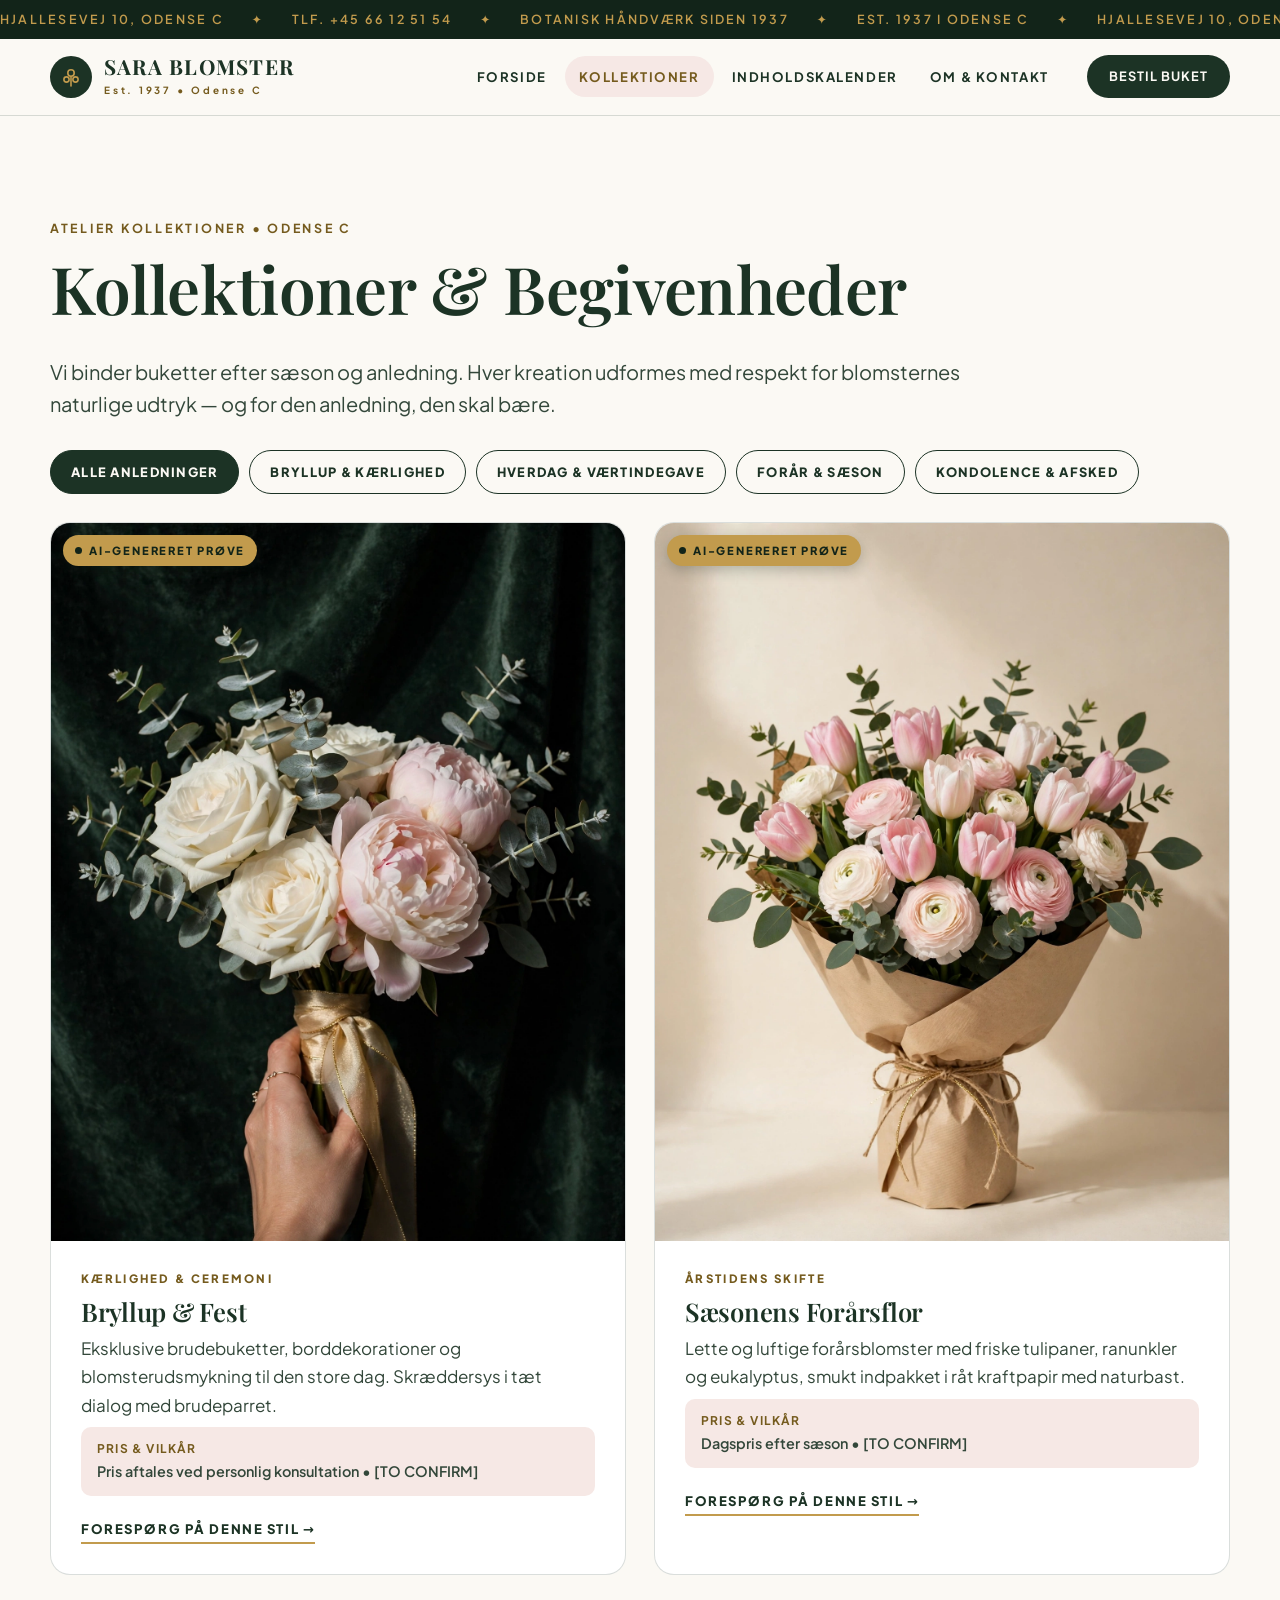
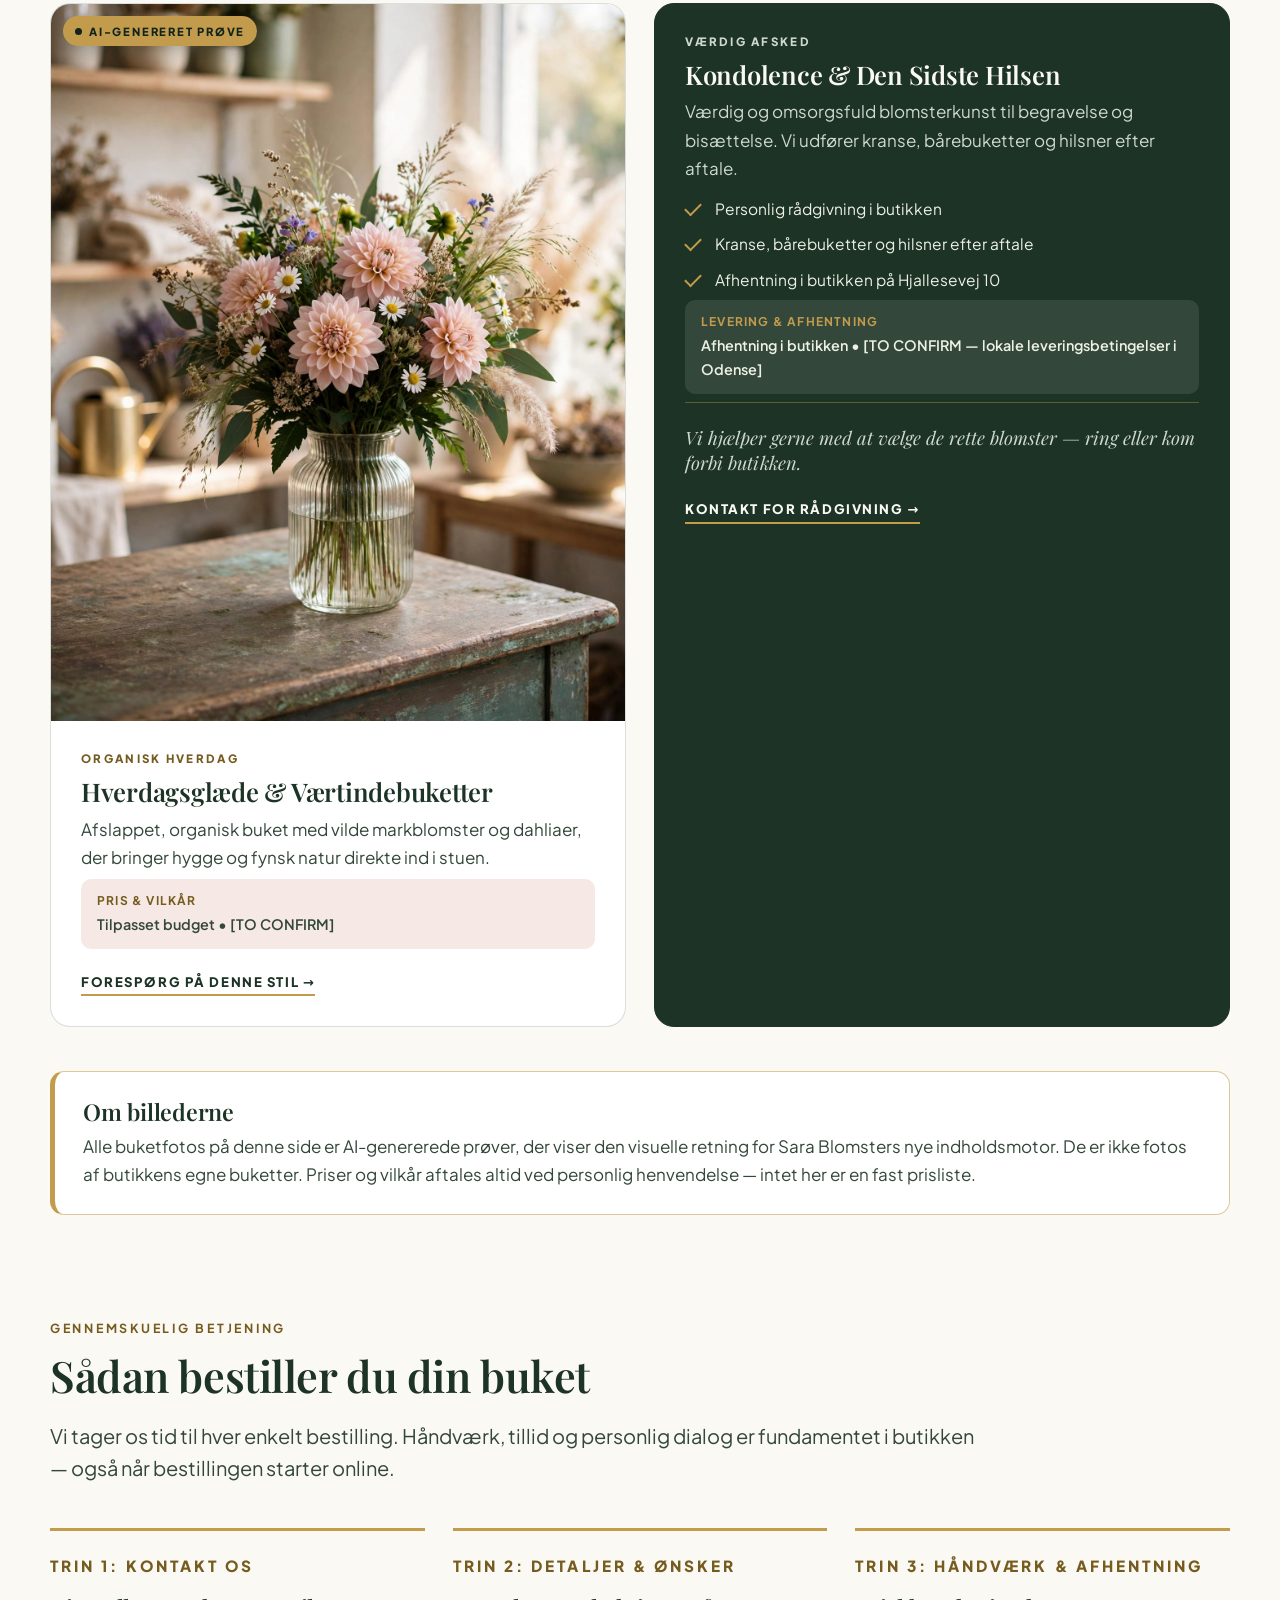
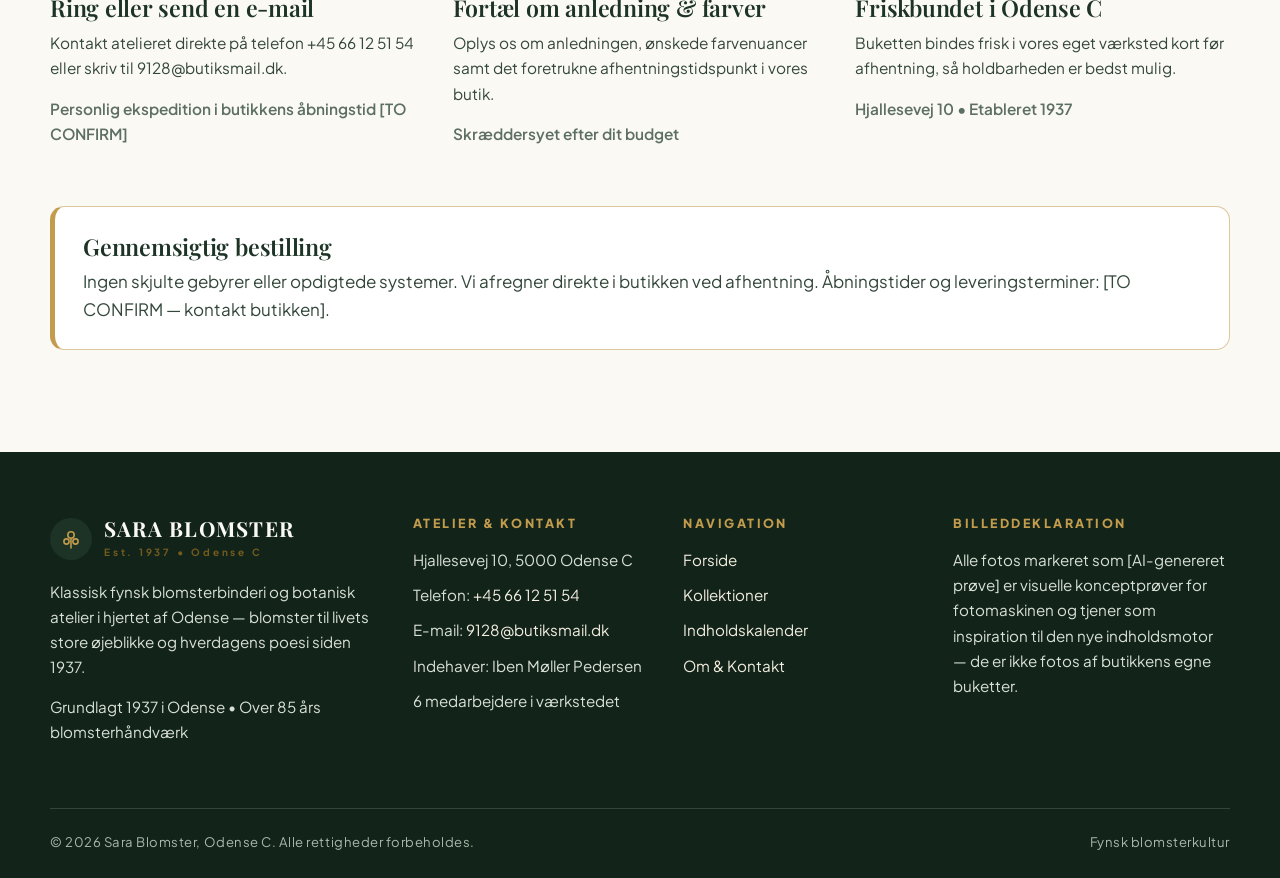
<file: kollektioner/index.html>
<!DOCTYPE html>
<!-- BUSINESS_NAME = "Sara Blomster" (single constant — see assets/js/main.js) -->
<html lang="da">
<head>
<meta charset="utf-8">
<meta name="viewport" content="width=device-width, initial-scale=1">
<title>Kollektioner &amp; Begivenheder — Sara Blomster, Odense C</title>
<meta name="description" content="Kollektioner fra Sara Blomster i Odense C: bryllup og fest, sæsonens forårsflor, hverdagsglæde og kondolence. Buketter bindes efter sæson og anledning. Priser aftales ved personlig henvendelse.">
<meta property="og:title" content="Kollektioner &amp; Begivenheder — Sara Blomster">
<meta property="og:description" content="Buketter efter sæson og anledning fra et klassisk fynsk blomsterbinderi siden 1937.">
<meta property="og:type" content="website">
<link rel="stylesheet" href="/assets/css/style.css">
<noscript><style>.reveal{opacity:1 !important;transform:none !important}.hero__media img{animation:none !important}</style></noscript>

<link rel="icon" href="data:image/svg+xml,%3Csvg xmlns='http://www.w3.org/2000/svg' viewBox='0 0 32 32'%3E%3Ccircle cx='16' cy='16' r='16' fill='%231C3325'/%3E%3Ccircle cx='16' cy='11' r='5' fill='%23C29B4D'/%3E%3Ccircle cx='11' cy='18' r='4' fill='%23EED9D5'/%3E%3Ccircle cx='21' cy='18' r='4' fill='%23EED9D5'/%3E%3C/svg%3E">
</head>
<body>
<a class="skip-link" href="#main">Spring til indhold</a>

<div class="ribbon" aria-hidden="true">
  <div class="ribbon__track">
    <span>Hjallesevej 10, Odense C</span><span>✦</span><span>Tlf. +45 66 12 51 54</span><span>✦</span><span>Botanisk håndværk siden 1937</span><span>✦</span><span>Est. 1937 i Odense C</span><span>✦</span>
    <span>Hjallesevej 10, Odense C</span><span>✦</span><span>Tlf. +45 66 12 51 54</span><span>✦</span><span>Botanisk håndværk siden 1937</span><span>✦</span><span>Est. 1937 i Odense C</span><span>✦</span>
  </div>
</div>

<header class="site-header">
  <div class="wrap site-header__inner">
    <a class="brand" href="/" aria-label="Sara Blomster — forside">
      <span class="brand__mark" aria-hidden="true">
        <svg viewBox="0 0 24 24" fill="none" stroke="currentColor" stroke-width="1.6" stroke-linecap="round"><circle cx="12" cy="8" r="3.2"/><circle cx="7.5" cy="14.5" r="2.6"/><circle cx="16.5" cy="14.5" r="2.6"/><path d="M12 11.5V21"/></svg>
      </span>
      <span>
        <span class="brand__name">Sara Blomster</span>
        <span class="brand__tag">Est. 1937 • Odense C</span>
      </span>
    </a>
    <button class="nav-toggle" type="button" aria-expanded="false" aria-controls="main-nav" aria-label="Åbn menu">
      <span></span><span></span><span></span>
    </button>
    <nav class="main-nav" id="main-nav" aria-label="Hovedmenu">
      <ul>
        <li><a href="/">Forside</a></li>
        <li><a href="/kollektioner/" aria-current="page">Kollektioner</a></li>
        <li><a href="/kalender/">Indholdskalender</a></li>
        <li><a href="/om-kontakt/">Om &amp; Kontakt</a></li>
      </ul>
    </nav>
    <a class="btn btn--primary btn--small" href="/om-kontakt/#forespoergsel">Bestil buket</a>
  </div>
</header>

<main id="main">
  <section class="section" aria-labelledby="page-title" style="padding-bottom:0">
    <div class="wrap">
      <p class="eyebrow">Atelier kollektioner • Odense C</p>
      <h1 id="page-title">Kollektioner &amp; Begivenheder</h1>
      <p class="lede">Vi binder buketter efter sæson og anledning. Hver kreation udformes med respekt for blomsternes naturlige udtryk — og for den anledning, den skal bære.</p>

      <div class="chips" data-filter-group="collections" role="group" aria-label="Filtrér kollektioner efter anledning">
        <button class="chip" type="button" data-filter="alle" aria-pressed="true">Alle anledninger</button>
        <button class="chip" type="button" data-filter="bryllup" aria-pressed="false">Bryllup &amp; kærlighed</button>
        <button class="chip" type="button" data-filter="hverdag" aria-pressed="false">Hverdag &amp; værtindegave</button>
        <button class="chip" type="button" data-filter="foraar" aria-pressed="false">Forår &amp; sæson</button>
        <button class="chip" type="button" data-filter="kondolence" aria-pressed="false">Kondolence &amp; afsked</button>
      </div>

      <div class="collections-grid">
        <article class="collection-card reveal" data-occasion="bryllup">
          <div class="collection-card__media">
            <span class="ai-tag ai-tag--overlay">AI-genereret prøve</span>
            <img src="/assets/img/bryllupsbuket.webp" alt="Bryllupsbuket: hvide haveroser, pudderfarvede pæoner og sølveukalyptus — AI-genereret prøve" width="1408" height="1760" loading="lazy">
          </div>
          <div class="collection-card__body">
            <p class="shot-card__kicker">Kærlighed &amp; ceremoni</p>
            <h3>Bryllup &amp; Fest</h3>
            <p>Eksklusive brudebuketter, borddekorationer og blomsterudsmykning til den store dag. Skræddersys i tæt dialog med brudeparret.</p>
            <p class="collection-card__price"><b>Pris &amp; vilkår</b>Pris aftales ved personlig konsultation • [TO CONFIRM]</p>
            <a class="shot-card__link" href="/om-kontakt/#forespoergsel">Forespørg på denne stil →</a>
          </div>
        </article>

        <article class="collection-card reveal" data-occasion="foraar">
          <div class="collection-card__media">
            <span class="ai-tag ai-tag--overlay">AI-genereret prøve</span>
            <img src="/assets/img/foraarsbuket.webp" alt="Forårsbuket: tulipaner, ranunkler og eukalyptus i kraftpapir — AI-genereret prøve" width="1408" height="1760" loading="lazy">
          </div>
          <div class="collection-card__body">
            <p class="shot-card__kicker">Årstidens skifte</p>
            <h3>Sæsonens Forårsflor</h3>
            <p>Lette og luftige forårsblomster med friske tulipaner, ranunkler og eukalyptus, smukt indpakket i råt kraftpapir med naturbast.</p>
            <p class="collection-card__price"><b>Pris &amp; vilkår</b>Dagspris efter sæson • [TO CONFIRM]</p>
            <a class="shot-card__link" href="/om-kontakt/#forespoergsel">Forespørg på denne stil →</a>
          </div>
        </article>

        <article class="collection-card reveal" data-occasion="hverdag">
          <div class="collection-card__media">
            <span class="ai-tag ai-tag--overlay">AI-genereret prøve</span>
            <img src="/assets/img/hverdagsbuket.webp" alt="Hverdagsbuket: markblomster og dahliaer i riflet glasvase — AI-genereret prøve" width="1408" height="1760" loading="lazy">
          </div>
          <div class="collection-card__body">
            <p class="shot-card__kicker">Organisk hverdag</p>
            <h3>Hverdagsglæde &amp; Værtindebuketter</h3>
            <p>Afslappet, organisk buket med vilde markblomster og dahliaer, der bringer hygge og fynsk natur direkte ind i stuen.</p>
            <p class="collection-card__price"><b>Pris &amp; vilkår</b>Tilpasset budget • [TO CONFIRM]</p>
            <a class="shot-card__link" href="/om-kontakt/#forespoergsel">Forespørg på denne stil →</a>
          </div>
        </article>

        <article class="collection-card collection-card--dark reveal" data-occasion="kondolence">
          <div class="collection-card__body">
            <p class="shot-card__kicker">Værdig afsked</p>
            <h3>Kondolence &amp; Den Sidste Hilsen</h3>
            <p>Værdig og omsorgsfuld blomsterkunst til begravelse og bisættelse. Vi udfører kranse, bårebuketter og hilsner efter aftale.</p>
            <ul class="check-list">
              <li>Personlig rådgivning i butikken</li>
              <li>Kranse, bårebuketter og hilsner efter aftale</li>
              <li>Afhentning i butikken på Hjallesevej 10</li>
            </ul>
            <p class="collection-card__price"><b>Levering &amp; afhentning</b>Afhentning i butikken • [TO CONFIRM — lokale leveringsbetingelser i Odense]</p>
            <p class="collection-card__closing">Vi hjælper gerne med at vælge de rette blomster — ring eller kom forbi butikken.</p>
            <a class="shot-card__link" style="color:#fbf9f4" href="/om-kontakt/#forespoergsel">Kontakt for rådgivning →</a>
          </div>
        </article>
      </div>

      <div class="note-block reveal">
        <h3>Om billederne</h3>
        <p>Alle buketfotos på denne side er AI-genererede prøver, der viser den visuelle retning for Sara Blomsters nye indholdsmotor. De er ikke fotos af butikkens egne buketter. Priser og vilkår aftales altid ved personlig henvendelse — intet her er en fast prisliste.</p>
      </div>
    </div>
  </section>

  <!-- HOW TO ORDER -->
  <section class="section" aria-labelledby="order-title">
    <div class="wrap">
      <div class="reveal">
        <p class="eyebrow">Gennemskuelig betjening</p>
        <h2 id="order-title">Sådan bestiller du din buket</h2>
        <p class="lede">Vi tager os tid til hver enkelt bestilling. Håndværk, tillid og personlig dialog er fundamentet i butikken — også når bestillingen starter online.</p>
      </div>
      <div class="order-steps">
        <article class="order-step reveal">
          <p class="order-step__kicker">Trin 1: Kontakt os</p>
          <h3>Ring eller send en e-mail</h3>
          <p>Kontakt atelieret direkte på telefon +45 66 12 51 54 eller skriv til 9128@butiksmail.dk.</p>
          <p class="order-step__note">Personlig ekspedition i butikkens åbningstid [TO CONFIRM]</p>
        </article>
        <article class="order-step reveal">
          <p class="order-step__kicker">Trin 2: Detaljer &amp; ønsker</p>
          <h3>Fortæl om anledning &amp; farver</h3>
          <p>Oplys os om anledningen, ønskede farvenuancer samt det foretrukne afhentningstidspunkt i vores butik.</p>
          <p class="order-step__note">Skræddersyet efter dit budget</p>
        </article>
        <article class="order-step reveal">
          <p class="order-step__kicker">Trin 3: Håndværk &amp; afhentning</p>
          <h3>Friskbundet i Odense C</h3>
          <p>Buketten bindes frisk i vores eget værksted kort før afhentning, så holdbarheden er bedst mulig.</p>
          <p class="order-step__note">Hjallesevej 10 • Etableret 1937</p>
        </article>
      </div>
      <div class="note-block reveal">
        <h3>Gennemsigtig bestilling</h3>
        <p>Ingen skjulte gebyrer eller opdigtede systemer. Vi afregner direkte i butikken ved afhentning. Åbningstider og leveringsterminer: [TO CONFIRM — kontakt butikken].</p>
      </div>
    </div>
  </section>
</main>

<footer class="site-footer">
  <div class="wrap site-footer__main">
    <div>
      <a class="brand" href="/" aria-label="Sara Blomster — forside">
        <span class="brand__mark" aria-hidden="true">
          <svg viewBox="0 0 24 24" fill="none" stroke="currentColor" stroke-width="1.6" stroke-linecap="round"><circle cx="12" cy="8" r="3.2"/><circle cx="7.5" cy="14.5" r="2.6"/><circle cx="16.5" cy="14.5" r="2.6"/><path d="M12 11.5V21"/></svg>
        </span>
        <span>
          <span class="brand__name">Sara Blomster</span>
          <span class="brand__tag">Est. 1937 • Odense C</span>
        </span>
      </a>
      <p style="margin-top:18px">Klassisk fynsk blomsterbinderi og botanisk atelier i hjertet af Odense — blomster til livets store øjeblikke og hverdagens poesi siden 1937.</p>
      <p>Grundlagt 1937 i Odense • Over 85 års blomsterhåndværk</p>
    </div>
    <div>
      <h3>Atelier &amp; kontakt</h3>
      <ul>
        <li>Hjallesevej 10, 5000 Odense C</li>
        <li>Telefon: <a href="tel:+4566125154">+45 66 12 51 54</a></li>
        <li>E-mail: <a href="mailto:9128@butiksmail.dk">9128@butiksmail.dk</a></li>
        <li>Indehaver: Iben Møller Pedersen</li>
        <li>6 medarbejdere i værkstedet</li>
      </ul>
    </div>
    <div>
      <h3>Navigation</h3>
      <ul>
        <li><a href="/">Forside</a></li>
        <li><a href="/kollektioner/">Kollektioner</a></li>
        <li><a href="/kalender/">Indholdskalender</a></li>
        <li><a href="/om-kontakt/">Om &amp; Kontakt</a></li>
      </ul>
    </div>
    <div>
      <h3>Billeddeklaration</h3>
      <p>Alle fotos markeret som [AI-genereret prøve] er visuelle konceptprøver for fotomaskinen og tjener som inspiration til den nye indholdsmotor — de er ikke fotos af butikkens egne buketter.</p>
    </div>
  </div>
  <div class="wrap site-footer__bottom">
    <span>© 2026 Sara Blomster, Odense C. Alle rettigheder forbeholdes.</span>
    <span>Fynsk blomsterkultur</span>
  </div>
</footer>
<script src="/assets/js/main.js"></script>
</body>
</html>
</file>
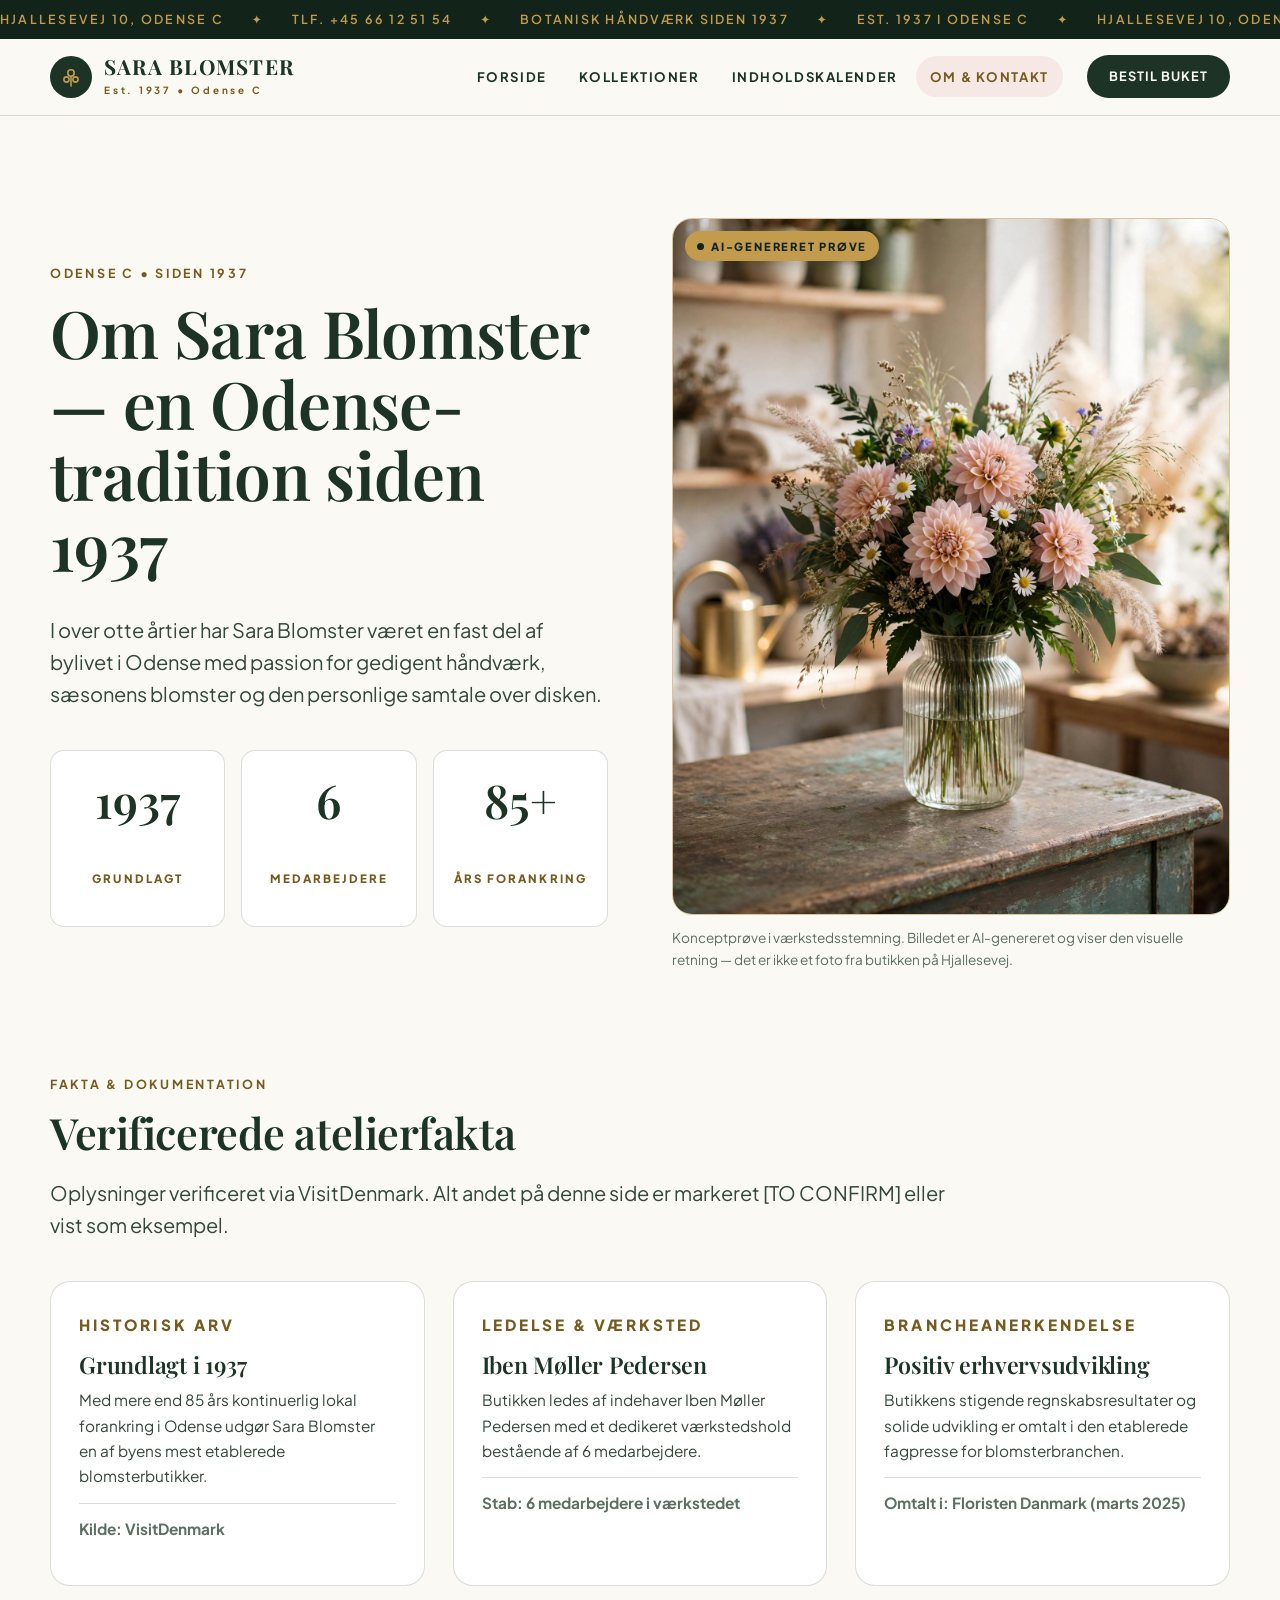
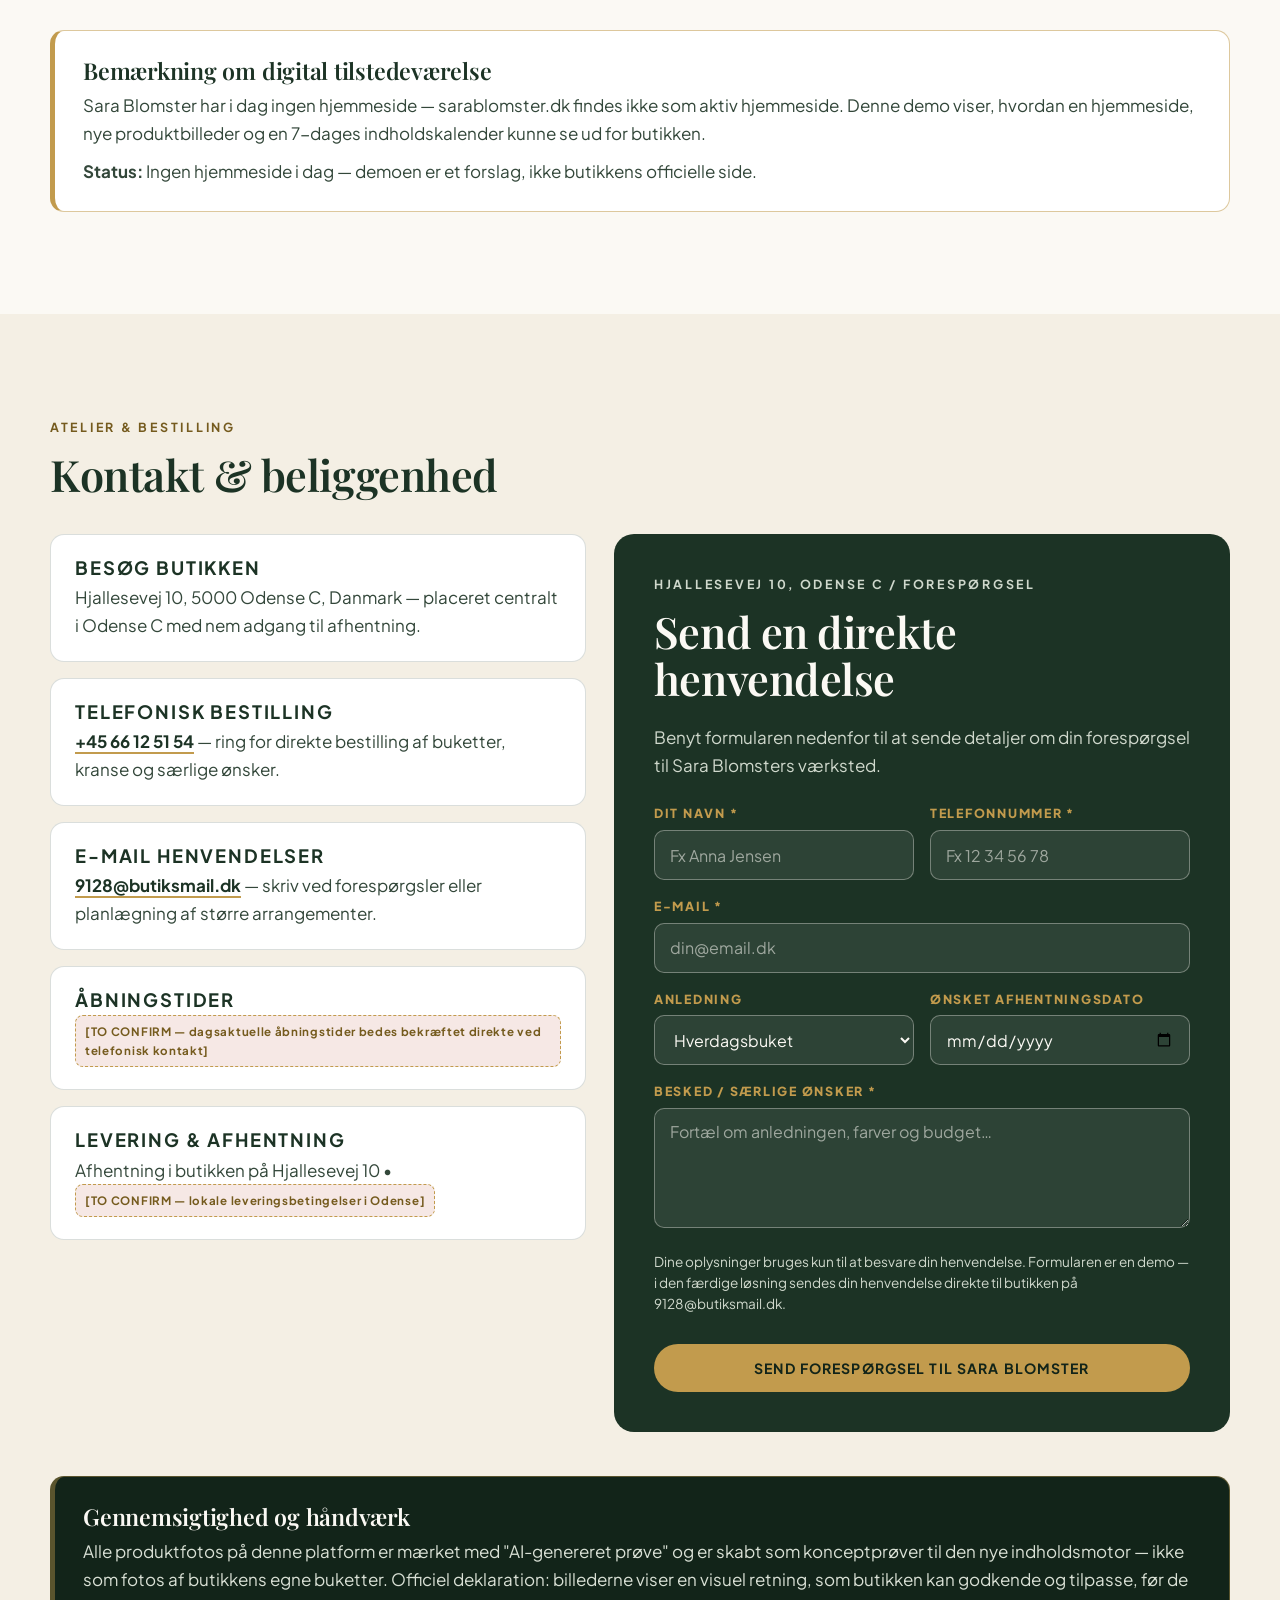
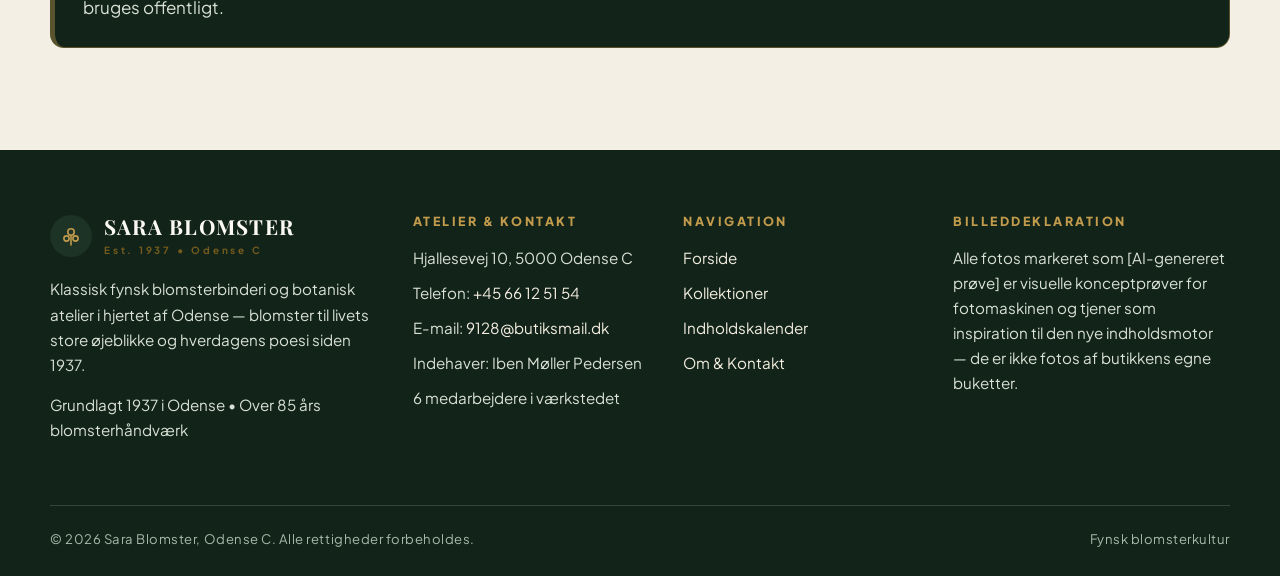
<file: om-kontakt/index.html>
<!DOCTYPE html>
<!-- BUSINESS_NAME = "Sara Blomster" (single constant — see assets/js/main.js) -->
<html lang="da">
<head>
<meta charset="utf-8">
<meta name="viewport" content="width=device-width, initial-scale=1">
<title>Om Sara Blomster — En Odense-tradition siden 1937 | Kontakt</title>
<meta name="description" content="Om Sara Blomster: et klassisk fynsk blomsterbinderi på Hjallesevej 10 i Odense C siden 1937. Indehaver Iben Møller Pedersen, 6 medarbejdere. Kontakt butikken på +45 66 12 51 54 eller 9128@butiksmail.dk.">
<meta property="og:title" content="Om Sara Blomster — En Odense-tradition siden 1937">
<meta property="og:description" content="Over 85 års blomsterhåndværk i Odense C. Hjallesevej 10, 5000 Odense C.">
<meta property="og:type" content="website">
<link rel="stylesheet" href="/assets/css/style.css">
<noscript><style>.reveal{opacity:1 !important;transform:none !important}.hero__media img{animation:none !important}</style></noscript>

<link rel="icon" href="data:image/svg+xml,%3Csvg xmlns='http://www.w3.org/2000/svg' viewBox='0 0 32 32'%3E%3Ccircle cx='16' cy='16' r='16' fill='%231C3325'/%3E%3Ccircle cx='16' cy='11' r='5' fill='%23C29B4D'/%3E%3Ccircle cx='11' cy='18' r='4' fill='%23EED9D5'/%3E%3Ccircle cx='21' cy='18' r='4' fill='%23EED9D5'/%3E%3C/svg%3E">
</head>
<body>
<a class="skip-link" href="#main">Spring til indhold</a>

<div class="ribbon" aria-hidden="true">
  <div class="ribbon__track">
    <span>Hjallesevej 10, Odense C</span><span>✦</span><span>Tlf. +45 66 12 51 54</span><span>✦</span><span>Botanisk håndværk siden 1937</span><span>✦</span><span>Est. 1937 i Odense C</span><span>✦</span>
    <span>Hjallesevej 10, Odense C</span><span>✦</span><span>Tlf. +45 66 12 51 54</span><span>✦</span><span>Botanisk håndværk siden 1937</span><span>✦</span><span>Est. 1937 i Odense C</span><span>✦</span>
  </div>
</div>

<header class="site-header">
  <div class="wrap site-header__inner">
    <a class="brand" href="/" aria-label="Sara Blomster — forside">
      <span class="brand__mark" aria-hidden="true">
        <svg viewBox="0 0 24 24" fill="none" stroke="currentColor" stroke-width="1.6" stroke-linecap="round"><circle cx="12" cy="8" r="3.2"/><circle cx="7.5" cy="14.5" r="2.6"/><circle cx="16.5" cy="14.5" r="2.6"/><path d="M12 11.5V21"/></svg>
      </span>
      <span>
        <span class="brand__name">Sara Blomster</span>
        <span class="brand__tag">Est. 1937 • Odense C</span>
      </span>
    </a>
    <button class="nav-toggle" type="button" aria-expanded="false" aria-controls="main-nav" aria-label="Åbn menu">
      <span></span><span></span><span></span>
    </button>
    <nav class="main-nav" id="main-nav" aria-label="Hovedmenu">
      <ul>
        <li><a href="/">Forside</a></li>
        <li><a href="/kollektioner/">Kollektioner</a></li>
        <li><a href="/kalender/">Indholdskalender</a></li>
        <li><a href="/om-kontakt/" aria-current="page">Om &amp; Kontakt</a></li>
      </ul>
    </nav>
    <a class="btn btn--primary btn--small" href="/om-kontakt/#forespoergsel">Bestil buket</a>
  </div>
</header>

<main id="main">
  <!-- ABOUT HERO -->
  <section class="section" aria-labelledby="page-title" style="padding-bottom:0">
    <div class="wrap about-hero">
      <div class="reveal">
        <p class="eyebrow">Odense C • Siden 1937</p>
        <h1 id="page-title">Om Sara Blomster — en Odense-tradition siden 1937</h1>
        <p class="lede">I over otte årtier har Sara Blomster været en fast del af bylivet i Odense med passion for gedigent håndværk, sæsonens blomster og den personlige samtale over disken.</p>
        <div class="stats-row">
          <div class="stat">
            <p class="stat__num">1937</p>
            <p class="stat__label">Grundlagt</p>
          </div>
          <div class="stat">
            <p class="stat__num">6</p>
            <p class="stat__label">Medarbejdere</p>
          </div>
          <div class="stat">
            <p class="stat__num">85+</p>
            <p class="stat__label">Års forankring</p>
          </div>
        </div>
      </div>
      <figure class="reveal" style="margin:0">
        <div class="shot-card__media" style="border-radius:var(--radius-lg);overflow:hidden;border:1px solid var(--line-gold)">
          <span class="ai-tag ai-tag--overlay">AI-genereret prøve</span>
          <img src="/assets/img/hverdagsbuket.webp" alt="Konceptprøve: hverdagsbuket i glasvase på et træbord — AI-genereret prøve, ikke et foto fra butikken" width="1408" height="1760" loading="lazy">
        </div>
        <figcaption class="ai-note">Konceptprøve i værkstedsstemning. Billedet er AI-genereret og viser den visuelle retning — det er ikke et foto fra butikken på Hjallesevej.</figcaption>
      </figure>
    </div>
  </section>

  <!-- FACTS -->
  <section class="section" aria-labelledby="facts-title">
    <div class="wrap">
      <div class="reveal">
        <p class="eyebrow">Fakta &amp; dokumentation</p>
        <h2 id="facts-title">Verificerede atelierfakta</h2>
        <p class="lede">Oplysninger verificeret via VisitDenmark. Alt andet på denne side er markeret [TO CONFIRM] eller vist som eksempel.</p>
      </div>
      <div class="facts-grid">
        <article class="fact-card reveal">
          <p class="fact-card__kicker">Historisk arv</p>
          <h3>Grundlagt i 1937</h3>
          <p>Med mere end 85 års kontinuerlig lokal forankring i Odense udgør Sara Blomster en af byens mest etablerede blomsterbutikker.</p>
          <p class="fact-card__source">Kilde: VisitDenmark</p>
        </article>
        <article class="fact-card reveal">
          <p class="fact-card__kicker">Ledelse &amp; værksted</p>
          <h3>Iben Møller Pedersen</h3>
          <p>Butikken ledes af indehaver Iben Møller Pedersen med et dedikeret værkstedshold bestående af 6 medarbejdere.</p>
          <p class="fact-card__source">Stab: 6 medarbejdere i værkstedet</p>
        </article>
        <article class="fact-card reveal">
          <p class="fact-card__kicker">Brancheanerkendelse</p>
          <h3>Positiv erhvervsudvikling</h3>
          <p>Butikkens stigende regnskabsresultater og solide udvikling er omtalt i den etablerede fagpresse for blomsterbranchen.</p>
          <p class="fact-card__source">Omtalt i: Floristen Danmark (marts 2025)</p>
        </article>
      </div>

      <div class="note-block reveal">
        <h3>Bemærkning om digital tilstedeværelse</h3>
        <p>Sara Blomster har i dag ingen hjemmeside — sarablomster.dk findes ikke som aktiv hjemmeside. Denne demo viser, hvordan en hjemmeside, nye produktbilleder og en 7-dages indholdskalender kunne se ud for butikken.</p>
        <p style="margin-top:10px"><strong>Status:</strong> Ingen hjemmeside i dag — demoen er et forslag, ikke butikkens officielle side.</p>
      </div>
    </div>
  </section>

  <!-- CONTACT + FORM -->
  <section class="section section--tint" aria-labelledby="contact-title">
    <div class="wrap">
      <div class="reveal">
        <p class="eyebrow">Atelier &amp; bestilling</p>
        <h2 id="contact-title">Kontakt &amp; beliggenhed</h2>
      </div>
      <div class="contact-grid" style="margin-top:36px">
        <div class="contact-list">
          <div class="contact-item reveal">
            <h3>Besøg butikken</h3>
            <p>Hjallesevej 10, 5000 Odense C, Danmark — placeret centralt i Odense C med nem adgang til afhentning.</p>
          </div>
          <div class="contact-item reveal">
            <h3>Telefonisk bestilling</h3>
            <p><a href="tel:+4566125154">+45 66 12 51 54</a> — ring for direkte bestilling af buketter, kranse og særlige ønsker.</p>
          </div>
          <div class="contact-item reveal">
            <h3>E-mail henvendelser</h3>
            <p><a href="mailto:9128@butiksmail.dk">9128@butiksmail.dk</a> — skriv ved forespørgsler eller planlægning af større arrangementer.</p>
          </div>
          <div class="contact-item reveal">
            <h3>Åbningstider</h3>
            <p><span class="confirm-tag">[TO CONFIRM — dagsaktuelle åbningstider bedes bekræftet direkte ved telefonisk kontakt]</span></p>
          </div>
          <div class="contact-item reveal">
            <h3>Levering &amp; afhentning</h3>
            <p>Afhentning i butikken på Hjallesevej 10 • <span class="confirm-tag">[TO CONFIRM — lokale leveringsbetingelser i Odense]</span></p>
          </div>
        </div>

        <div class="form-card reveal" id="forespoergsel">
          <p class="eyebrow">Hjallesevej 10, Odense C / Forespørgsel</p>
          <h2>Send en direkte henvendelse</h2>
          <p>Benyt formularen nedenfor til at sende detaljer om din forespørgsel til Sara Blomsters værksted.</p>
          <form id="enquiry-form" novalidate>
            <div class="form-row">
              <div>
                <label for="f-name">Dit navn *</label>
                <input type="text" id="f-name" name="name" required autocomplete="name" placeholder="Fx Anna Jensen">
                <p class="field-error" data-error-for="f-name">Skriv venligst dit navn.</p>
              </div>
              <div>
                <label for="f-phone">Telefonnummer *</label>
                <input type="tel" id="f-phone" name="phone" required autocomplete="tel" placeholder="Fx 12 34 56 78">
                <p class="field-error" data-error-for="f-phone">Skriv venligst dit telefonnummer.</p>
              </div>
            </div>
            <div>
              <label for="f-email">E-mail *</label>
              <input type="email" id="f-email" name="email" required autocomplete="email" placeholder="din@email.dk">
              <p class="field-error" data-error-for="f-email">Skriv venligst en gyldig e-mailadresse.</p>
            </div>
            <div class="form-row">
              <div>
                <label for="f-occasion">Anledning</label>
                <select id="f-occasion" name="occasion">
                  <option>Hverdagsbuket</option>
                  <option>Bryllup</option>
                  <option>Fødselsdag</option>
                  <option>Kondolence</option>
                  <option>Andet</option>
                </select>
              </div>
              <div>
                <label for="f-date">Ønsket afhentningsdato</label>
                <input type="date" id="f-date" name="pickup-date">
              </div>
            </div>
            <div>
              <label for="f-message">Besked / særlige ønsker *</label>
              <textarea id="f-message" name="message" required placeholder="Fortæl om anledningen, farver og budget…"></textarea>
              <p class="field-error" data-error-for="f-message">Skriv venligst en kort besked.</p>
            </div>
            <p class="form-consent">Dine oplysninger bruges kun til at besvare din henvendelse. Formularen er en demo — i den færdige løsning sendes din henvendelse direkte til butikken på 9128@butiksmail.dk.</p>
            <button class="btn btn--gold" type="submit">Send forespørgsel til Sara Blomster</button>
          </form>
          <div class="form-success" id="form-success" role="status">
            <strong>Tak for din henvendelse!</strong>
            Dette er en demo-formular — din besked er ikke sendt. I den færdige løsning sendes den direkte til butikken. Ved hastende ordrer anbefaler vi telefonisk henvendelse på +45 66 12 51 54.
          </div>
        </div>
      </div>

      <div class="note-block note-block--dark reveal">
        <h3>Gennemsigtighed og håndværk</h3>
        <p>Alle produktfotos på denne platform er mærket med "AI-genereret prøve" og er skabt som konceptprøver til den nye indholdsmotor — ikke som fotos af butikkens egne buketter. Officiel deklaration: billederne viser en visuel retning, som butikken kan godkende og tilpasse, før de bruges offentligt.</p>
      </div>
    </div>
  </section>
</main>

<footer class="site-footer">
  <div class="wrap site-footer__main">
    <div>
      <a class="brand" href="/" aria-label="Sara Blomster — forside">
        <span class="brand__mark" aria-hidden="true">
          <svg viewBox="0 0 24 24" fill="none" stroke="currentColor" stroke-width="1.6" stroke-linecap="round"><circle cx="12" cy="8" r="3.2"/><circle cx="7.5" cy="14.5" r="2.6"/><circle cx="16.5" cy="14.5" r="2.6"/><path d="M12 11.5V21"/></svg>
        </span>
        <span>
          <span class="brand__name">Sara Blomster</span>
          <span class="brand__tag">Est. 1937 • Odense C</span>
        </span>
      </a>
      <p style="margin-top:18px">Klassisk fynsk blomsterbinderi og botanisk atelier i hjertet af Odense — blomster til livets store øjeblikke og hverdagens poesi siden 1937.</p>
      <p>Grundlagt 1937 i Odense • Over 85 års blomsterhåndværk</p>
    </div>
    <div>
      <h3>Atelier &amp; kontakt</h3>
      <ul>
        <li>Hjallesevej 10, 5000 Odense C</li>
        <li>Telefon: <a href="tel:+4566125154">+45 66 12 51 54</a></li>
        <li>E-mail: <a href="mailto:9128@butiksmail.dk">9128@butiksmail.dk</a></li>
        <li>Indehaver: Iben Møller Pedersen</li>
        <li>6 medarbejdere i værkstedet</li>
      </ul>
    </div>
    <div>
      <h3>Navigation</h3>
      <ul>
        <li><a href="/">Forside</a></li>
        <li><a href="/kollektioner/">Kollektioner</a></li>
        <li><a href="/kalender/">Indholdskalender</a></li>
        <li><a href="/om-kontakt/">Om &amp; Kontakt</a></li>
      </ul>
    </div>
    <div>
      <h3>Billeddeklaration</h3>
      <p>Alle fotos markeret som [AI-genereret prøve] er visuelle konceptprøver for fotomaskinen og tjener som inspiration til den nye indholdsmotor — de er ikke fotos af butikkens egne buketter.</p>
    </div>
  </div>
  <div class="wrap site-footer__bottom">
    <span>© 2026 Sara Blomster, Odense C. Alle rettigheder forbeholdes.</span>
    <span>Fynsk blomsterkultur</span>
  </div>
</footer>
<script src="/assets/js/main.js"></script>
</body>
</html>
</file>
<file: assets/css/style.css>
/* ============================================================
   Sara Blomster — Atelier Blomst 1937
   Design system: deep forest green #1C3325, gold #C29B4D,
   blush #EED9D5, warm cream #FBF9F4.
   Type: Playfair Display (display) + Plus Jakarta Sans (body),
   self-hosted woff2 only — zero external requests.
   BUSINESS_NAME = "Sara Blomster" (single constant, see main.js)
   ============================================================ */

@font-face {
  font-family: "Playfair Display";
  src: url("../fonts/PlayfairDisplay-Variable.woff2") format("woff2");
  font-weight: 400 900;
  font-style: normal;
  font-display: swap;
}
@font-face {
  font-family: "Playfair Display";
  src: url("../fonts/PlayfairDisplay-Italic.woff2") format("woff2");
  font-weight: 400;
  font-style: italic;
  font-display: swap;
}
@font-face {
  font-family: "Plus Jakarta Sans";
  src: url("../fonts/PlusJakartaSans-Variable.woff2") format("woff2");
  font-weight: 200 800;
  font-style: normal;
  font-display: swap;
}

:root {
  --green: #1c3325;
  --green-deep: #122419;
  --green-soft: #2a4a38;
  --gold: #c29b4d;
  --gold-deep: #755b1e;
  --blush: #eed9d5;
  --blush-soft: #f6e8e5;
  --cream: #fbf9f4;
  --cream-2: #f4efe4;
  --ink: #1c3325;
  --body: #33473a;
  --muted: #5c6f62;
  --line: rgba(28, 51, 37, 0.16);
  --line-gold: rgba(194, 155, 77, 0.55);
  --radius: 14px;
  --radius-lg: 20px;
  --serif: "Playfair Display", Georgia, "Times New Roman", serif;
  --sans: "Plus Jakarta Sans", system-ui, -apple-system, "Segoe UI", sans-serif;
  --ease-out: cubic-bezier(0.16, 1, 0.3, 1);
  --shadow-soft: 0 18px 40px -18px rgba(18, 36, 25, 0.28);
}

*,
*::before,
*::after { box-sizing: border-box; }

html { scroll-behavior: smooth; }

body {
  margin: 0;
  background: var(--cream);
  color: var(--body);
  font-family: var(--sans);
  font-size: 17px;
  line-height: 1.65;
  -webkit-font-smoothing: antialiased;
}

::selection { background: var(--gold); color: var(--green-deep); }

img { max-width: 100%; display: block; height: auto; }
a { color: inherit; }
a:focus-visible, button:focus-visible, input:focus-visible,
select:focus-visible, textarea:focus-visible, summary:focus-visible {
  outline: 3px solid var(--gold);
  outline-offset: 2px;
}

h1, h2, h3, h4 {
  font-family: var(--serif);
  color: var(--ink);
  font-weight: 600;
  line-height: 1.08;
  margin: 0 0 0.5em;
  letter-spacing: -0.01em;
}
h1 { font-size: clamp(2.4rem, 5.4vw, 4.1rem); }
h2 { font-size: clamp(1.9rem, 3.6vw, 2.7rem); }
h3 { font-size: 1.45rem; line-height: 1.2; }
p { margin: 0 0 1em; }
.lede { font-size: clamp(1.05rem, 1.6vw, 1.25rem); line-height: 1.6; color: var(--body); max-width: 62ch; }

.wrap { width: min(1180px, 100% - 40px); margin-inline: auto; }
.section { padding: clamp(56px, 8vw, 104px) 0; }
.section--tint { background: var(--cream-2); }
.section--dark { background: var(--green); color: #f3ede0; }
.section--dark h2, .section--dark h3 { color: #fbf9f4; }
.section--dark p { color: #d9e0d5; }

.eyebrow {
  font-family: var(--sans);
  font-size: 0.78rem;
  font-weight: 700;
  letter-spacing: 0.22em;
  text-transform: uppercase;
  color: var(--gold-deep);
  margin: 0 0 14px;
}
.section--dark .eyebrow { color: var(--gold); }
.rule-gold { width: 64px; height: 2px; background: var(--gold); border: 0; margin: 0 0 22px; }

/* ---------- Top ribbon (marquee) ---------- */
.ribbon {
  background: var(--green-deep);
  color: var(--gold);
  overflow: hidden;
  font-size: 0.78rem;
  font-weight: 600;
  letter-spacing: 0.18em;
  text-transform: uppercase;
  white-space: nowrap;
}
.ribbon__track {
  display: inline-flex;
  gap: 0;
  padding: 9px 0;
  animation: ribbon-scroll 36s linear infinite;
  will-change: transform;
}
.ribbon__track span { padding-right: 2.2em; }
@keyframes ribbon-scroll { from { transform: translateX(0); } to { transform: translateX(-50%); } }

/* ---------- Header ---------- */
.site-header {
  position: sticky;
  top: 0;
  z-index: 60;
  background: rgba(251, 249, 244, 0.96);
  backdrop-filter: blur(8px);
  border-bottom: 1px solid var(--line);
}
.site-header__inner {
  display: flex;
  align-items: center;
  gap: 24px;
  min-height: 76px;
}
.brand {
  display: flex;
  align-items: center;
  gap: 12px;
  text-decoration: none;
  flex-shrink: 0;
}
.brand__mark {
  width: 42px; height: 42px;
  border-radius: 50%;
  background: var(--green);
  color: var(--gold);
  display: grid; place-items: center;
  flex-shrink: 0;
}
.brand__mark svg { width: 24px; height: 24px; }
.brand__name {
  font-family: var(--serif);
  font-size: 1.3rem;
  font-weight: 700;
  letter-spacing: 0.06em;
  color: var(--ink);
  line-height: 1.1;
  text-transform: uppercase;
}
.brand__tag {
  display: block;
  font-family: var(--sans);
  font-size: 0.62rem;
  font-weight: 700;
  letter-spacing: 0.28em;
  color: var(--gold-deep);
}
.main-nav { margin-left: auto; }
.main-nav ul {
  display: flex; gap: 4px;
  list-style: none; margin: 0; padding: 0;
}
.main-nav a {
  display: block;
  padding: 10px 14px;
  font-size: 0.82rem;
  font-weight: 700;
  letter-spacing: 0.12em;
  text-transform: uppercase;
  text-decoration: none;
  color: var(--ink);
  border-radius: 999px;
}
.main-nav a:hover { background: var(--blush-soft); }
.main-nav a[aria-current="page"] { color: var(--gold-deep); background: var(--blush-soft); }

.btn {
  display: inline-flex;
  align-items: center;
  justify-content: center;
  gap: 8px;
  min-height: 48px;
  padding: 12px 26px;
  border-radius: 999px;
  font-family: var(--sans);
  font-size: 0.88rem;
  font-weight: 700;
  letter-spacing: 0.08em;
  text-transform: uppercase;
  text-decoration: none;
  cursor: pointer;
  border: 2px solid transparent;
  transition: transform 0.25s var(--ease-out), background 0.25s, color 0.25s, border-color 0.25s;
}
.btn:hover { transform: translateY(-2px); }
.btn:active { transform: translateY(0) scale(0.98); }
.btn--primary { background: var(--green); color: #fbf9f4; }
.btn--primary:hover { background: var(--green-soft); }
.btn--outline { background: transparent; color: var(--green); border-color: var(--green); }
.btn--outline:hover { background: var(--green); color: #fbf9f4; }
.btn--gold { background: var(--gold); color: var(--green-deep); }
.btn--gold:hover { background: #d3ad60; }
.btn--light { background: #fbf9f4; color: var(--green); }
.btn--light:hover { background: var(--blush); }
.btn--small { min-height: 42px; padding: 9px 20px; font-size: 0.8rem; }

.nav-toggle {
  display: none;
  margin-left: auto;
  width: 48px; height: 48px;
  border: 1px solid var(--line);
  border-radius: 12px;
  background: transparent;
  cursor: pointer;
  align-items: center;
  justify-content: center;
  flex-direction: column;
  gap: 5px;
}
.nav-toggle span { display: block; width: 22px; height: 2px; background: var(--green); transition: transform 0.3s var(--ease-out), opacity 0.2s; }
.nav-toggle[aria-expanded="true"] span:nth-child(1) { transform: translateY(7px) rotate(45deg); }
.nav-toggle[aria-expanded="true"] span:nth-child(2) { opacity: 0; }
.nav-toggle[aria-expanded="true"] span:nth-child(3) { transform: translateY(-7px) rotate(-45deg); }

/* ---------- Hero (home) ---------- */
.hero {
  padding: clamp(48px, 7vw, 88px) 0 clamp(56px, 7vw, 88px);
  position: relative;
  overflow: hidden;
}
.hero__grid {
  display: grid;
  grid-template-columns: 1.05fr 0.95fr;
  gap: clamp(32px, 5vw, 72px);
  align-items: center;
}
.hero h1 em { font-style: italic; color: var(--gold-deep); }
.hero__ctas { display: flex; flex-wrap: wrap; gap: 14px; margin: 28px 0 20px; }
.trust-line {
  font-size: 0.85rem;
  font-weight: 600;
  letter-spacing: 0.06em;
  color: var(--muted);
  text-transform: uppercase;
}
.trust-line b { color: var(--ink); }
.hero__media { position: relative; }
.hero__media .frame {
  position: relative;
  border: 1px solid var(--line-gold);
  padding: 14px;
  border-radius: var(--radius-lg);
  background: #fff;
  box-shadow: var(--shadow-soft);
}
.hero__media img { border-radius: 12px; aspect-ratio: 4 / 5; width: 100%; object-fit: cover; }
.hero__badge {
  position: absolute;
  left: -18px; bottom: -18px;
  background: var(--green);
  color: #fbf9f4;
  padding: 14px 18px;
  border-radius: 12px;
  box-shadow: var(--shadow-soft);
  font-size: 0.8rem;
  line-height: 1.45;
}
.hero__badge strong {
  display: block;
  font-family: var(--serif);
  font-size: 1.35rem;
  color: var(--gold);
  letter-spacing: 0.04em;
}

/* AI label — on or directly beneath every AI image */
.ai-tag {
  display: inline-flex;
  align-items: center;
  gap: 7px;
  font-size: 0.7rem;
  font-weight: 800;
  letter-spacing: 0.16em;
  text-transform: uppercase;
  color: var(--green-deep);
  background: var(--gold);
  padding: 6px 12px;
  border-radius: 999px;
}
.ai-tag::before {
  content: "";
  width: 7px; height: 7px;
  border-radius: 50%;
  background: var(--green-deep);
}
.ai-tag--overlay {
  position: absolute;
  top: 12px; left: 12px;
  z-index: 2;
  box-shadow: 0 4px 14px rgba(18, 36, 25, 0.25);
}
.ai-note {
  margin: 12px 0 0;
  font-size: 0.85rem;
  color: var(--muted);
}

/* ---------- Shot cards ---------- */
.shots-grid {
  display: grid;
  grid-template-columns: repeat(3, 1fr);
  gap: 28px;
  margin-top: 40px;
}
.shot-card {
  background: #fff;
  border: 1px solid var(--line);
  border-radius: var(--radius-lg);
  overflow: hidden;
  display: flex;
  flex-direction: column;
  transition: transform 0.35s var(--ease-out), box-shadow 0.35s var(--ease-out);
}
.shot-card:hover { transform: translateY(-6px); box-shadow: var(--shadow-soft); }
.shot-card__media { position: relative; }
.shot-card__media img { aspect-ratio: 4 / 5; width: 100%; object-fit: cover; }
.shot-card__body { padding: 24px 24px 26px; display: flex; flex-direction: column; gap: 8px; flex: 1; }
.shot-card__kicker { font-size: 0.72rem; font-weight: 800; letter-spacing: 0.2em; text-transform: uppercase; color: var(--gold-deep); }
.shot-card__body h3 { margin: 0; }
.shot-card__body p { margin: 0; font-size: 0.96rem; }
.shot-card__meta {
  margin-top: auto;
  padding-top: 14px;
  display: flex;
  justify-content: space-between;
  gap: 10px;
  border-top: 1px solid var(--line);
  font-size: 0.75rem;
  font-weight: 700;
  letter-spacing: 0.12em;
  text-transform: uppercase;
  color: var(--muted);
}
.shot-card__link {
  margin-top: 14px;
  font-size: 0.82rem;
  font-weight: 800;
  letter-spacing: 0.12em;
  text-transform: uppercase;
  color: var(--green);
  text-decoration: none;
  border-bottom: 2px solid var(--gold);
  align-self: flex-start;
  padding-bottom: 2px;
}
.shot-card__link:hover { color: var(--gold-deep); }

/* ---------- Workflow steps ---------- */
.steps {
  display: grid;
  grid-template-columns: repeat(3, 1fr);
  gap: 28px;
  margin-top: 44px;
  counter-reset: step;
}
.step {
  background: var(--green);
  color: #eef0e6;
  border-radius: var(--radius-lg);
  padding: 32px 28px;
  position: relative;
}
.step:nth-child(2) { background: var(--green-soft); }
.step:nth-child(3) { background: var(--blush); color: var(--ink); }
.step__num {
  font-family: var(--serif);
  font-size: 3.4rem;
  line-height: 1;
  color: var(--gold);
  font-weight: 600;
}
.step:nth-child(3) .step__num { color: var(--gold-deep); }
.step h3 { color: #fbf9f4; margin: 16px 0 8px; }
.step:nth-child(3) h3 { color: var(--ink); }
.step p { color: #cfd8cc; font-size: 0.96rem; margin: 0 0 16px; }
.step:nth-child(3) p { color: var(--body); }
.step__focus {
  font-size: 0.72rem;
  font-weight: 800;
  letter-spacing: 0.18em;
  text-transform: uppercase;
  color: var(--gold);
}
.step:nth-child(3) .step__focus { color: var(--gold-deep); }

/* ---------- Transparency / note blocks ---------- */
.note-block {
  border: 1px solid var(--line-gold);
  border-left: 5px solid var(--gold);
  background: #fff;
  border-radius: var(--radius);
  padding: 26px 28px;
  margin-top: 44px;
}
.note-block h3 { margin-bottom: 6px; }
.note-block p { margin: 0; }
.note-block--dark { background: var(--green-deep); border-color: rgba(194,155,77,0.4); }
.note-block--dark h3 { color: #fbf9f4; }
.note-block--dark p { color: #d9e0d5; }

/* ---------- Order CTA band ---------- */
.cta-band { text-align: center; }
.cta-band h2 { max-width: 22ch; margin-inline: auto; }
.cta-band .lede { margin-inline: auto; }
.cta-band__links { display: flex; flex-wrap: wrap; gap: 16px; justify-content: center; margin-top: 30px; }
.cta-band__links a {
  font-size: 1.05rem;
  font-weight: 700;
  color: #fbf9f4;
  text-decoration: none;
  border-bottom: 2px solid var(--gold);
  padding-bottom: 2px;
}
.cta-band__links a:hover { color: var(--gold); }

/* ---------- Address block ---------- */
.address-grid {
  display: grid;
  grid-template-columns: 1fr 1fr;
  gap: 28px;
  align-items: start;
}
.address-card {
  background: #fff;
  border: 1px solid var(--line);
  border-radius: var(--radius-lg);
  padding: 32px;
}
.address-card address { font-style: normal; font-size: 1.05rem; line-height: 1.7; }
.address-card dl { margin: 20px 0 0; display: grid; gap: 12px; }
.address-card dt { font-size: 0.72rem; font-weight: 800; letter-spacing: 0.18em; text-transform: uppercase; color: var(--gold-deep); }
.address-card dd { margin: 2px 0 0; font-size: 1rem; }
.address-card a { color: var(--green); font-weight: 600; }

/* ---------- Collections ---------- */
.chips {
  display: flex;
  flex-wrap: wrap;
  gap: 10px;
  margin: 30px 0 8px;
}
.chip {
  min-height: 44px;
  padding: 10px 20px;
  border-radius: 999px;
  border: 1.5px solid var(--green);
  background: transparent;
  color: var(--green);
  font-family: var(--sans);
  font-size: 0.8rem;
  font-weight: 800;
  letter-spacing: 0.1em;
  text-transform: uppercase;
  cursor: pointer;
  transition: background 0.25s, color 0.25s;
}
.chip:hover { background: var(--blush-soft); }
.chip[aria-pressed="true"] { background: var(--green); color: #fbf9f4; }
.collections-grid {
  display: grid;
  grid-template-columns: repeat(2, 1fr);
  gap: 28px;
  margin-top: 28px;
}
.collection-card {
  background: #fff;
  border: 1px solid var(--line);
  border-radius: var(--radius-lg);
  overflow: hidden;
  display: flex;
  flex-direction: column;
}
.collection-card[hidden] { display: none; }
.collection-card__media { position: relative; }
.collection-card__media img { aspect-ratio: 4 / 5; width: 100%; object-fit: cover; }
.collection-card__body { padding: 28px 30px 30px; display: flex; flex-direction: column; gap: 8px; flex: 1; }
.collection-card__body h3 { margin: 0; font-size: 1.6rem; }
.collection-card__body p { margin: 0; }
.collection-card__price {
  margin-top: 12px;
  padding: 12px 16px;
  background: var(--blush-soft);
  border-radius: 10px;
  font-size: 0.9rem;
  font-weight: 600;
}
.collection-card__price b { letter-spacing: 0.1em; font-size: 0.75rem; text-transform: uppercase; color: var(--gold-deep); display: block; margin-bottom: 2px; }
.collection-card__closing {
  margin: auto 0 0;
  padding-top: 22px;
  font-family: var(--serif);
  font-style: italic;
  font-size: 1.15rem;
  line-height: 1.4;
  color: var(--gold);
  border-top: 1px solid rgba(194, 155, 77, 0.4);
}
.collection-card--dark { background: var(--green); color: #eef0e6; border-color: var(--green); }
.collection-card--dark h3 { color: #fbf9f4; }
.collection-card--dark p { color: #cfd8cc; }
.collection-card--dark .collection-card__price { background: rgba(251,249,244,0.1); color: #eef0e6; }
.collection-card--dark .collection-card__price b { color: var(--gold); }
.check-list { list-style: none; margin: 6px 0 0; padding: 0; display: grid; gap: 10px; }
.check-list li { padding-left: 30px; position: relative; font-size: 0.97rem; }
.check-list li::before {
  content: "";
  position: absolute; left: 0; top: 0.45em;
  width: 16px; height: 9px;
  border-left: 2.5px solid var(--gold);
  border-bottom: 2.5px solid var(--gold);
  transform: rotate(-45deg);
}
.collection-card--dark .check-list li::before { border-color: var(--gold); }

/* How to order */
.order-steps {
  display: grid;
  grid-template-columns: repeat(3, 1fr);
  gap: 28px;
  margin-top: 44px;
}
.order-step {
  border-top: 3px solid var(--gold);
  padding-top: 22px;
}
.order-step__kicker { font-size: 0.72rem; font-weight: 800; letter-spacing: 0.2em; text-transform: uppercase; color: var(--gold-deep); }
.order-step h3 { margin: 8px 0; }
.order-step p { font-size: 0.96rem; }
.order-step__note { font-size: 0.85rem; color: var(--muted); font-weight: 600; }

/* ---------- Calendar ---------- */
.cal-stats {
  display: grid;
  grid-template-columns: repeat(5, 1fr);
  gap: 16px;
  margin-top: 36px;
}
.cal-stat {
  background: #fff;
  border: 1px solid var(--line);
  border-radius: var(--radius);
  padding: 20px;
}
.cal-stat__label { font-size: 0.7rem; font-weight: 800; letter-spacing: 0.16em; text-transform: uppercase; color: var(--gold-deep); }
.cal-stat__value { font-family: var(--serif); font-size: 1.25rem; font-weight: 600; color: var(--ink); margin-top: 6px; line-height: 1.25; }
.cal-stat__sub { font-size: 0.85rem; color: var(--muted); margin-top: 2px; }

.week-grid {
  display: grid;
  grid-template-columns: repeat(4, 1fr);
  gap: 16px;
  margin-top: 36px;
}
.day-card {
  background: #fff;
  border: 1px solid var(--line);
  border-radius: var(--radius);
  overflow: hidden;
  display: flex;
  flex-direction: column;
  transition: transform 0.3s var(--ease-out), box-shadow 0.3s var(--ease-out);
}
.day-card:hover { transform: translateY(-4px); box-shadow: var(--shadow-soft); }
.day-card[hidden] { display: none; }
.day-card__media { position: relative; }
.day-card__media img { aspect-ratio: 4 / 5; width: 100%; object-fit: cover; }
.day-card__placeholder {
  aspect-ratio: 4 / 5;
  background: var(--blush-soft);
  border-bottom: 1px solid var(--line);
  display: flex;
  flex-direction: column;
  align-items: center;
  justify-content: center;
  gap: 10px;
  padding: 20px;
  text-align: center;
}
.day-card__placeholder .frame-icon { width: 52px; height: 52px; color: var(--gold-deep); }
.day-card__placeholder p { font-size: 0.82rem; font-weight: 700; letter-spacing: 0.08em; text-transform: uppercase; color: var(--gold-deep); margin: 0; }
.day-card__body { padding: 18px 16px 20px; display: flex; flex-direction: column; gap: 7px; flex: 1; }
.day-card__day {
  font-size: 0.72rem; font-weight: 800; letter-spacing: 0.18em; text-transform: uppercase; color: var(--gold-deep);
  display: flex; justify-content: space-between; gap: 6px; align-items: baseline;
}
.day-card__time { font-family: var(--sans); letter-spacing: 0.02em; color: var(--muted); font-weight: 700; white-space: nowrap; }
.day-card__body h3 { font-size: 1.15rem; margin: 0; }
.day-card__format { font-size: 0.75rem; font-weight: 700; letter-spacing: 0.1em; text-transform: uppercase; color: var(--muted); }
.day-card__topic { font-size: 0.72rem; font-weight: 800; letter-spacing: 0.12em; text-transform: uppercase; color: var(--green); overflow-wrap: break-word; }
.day-card__caption { font-size: 0.88rem; line-height: 1.55; margin: 0; overflow-wrap: break-word; }
.day-card__caption::before { content: "»"; color: var(--gold-deep); font-weight: 700; }
.day-card__cta { margin-top: auto; padding-top: 10px; font-size: 0.78rem; font-weight: 800; letter-spacing: 0.12em; text-transform: uppercase; color: var(--green); overflow-wrap: break-word; }
.day-card .ai-tag { font-size: 0.62rem; padding: 5px 9px; letter-spacing: 0.12em; white-space: nowrap; }
.confirm-tag {
  font-size: 0.72rem;
  font-weight: 700;
  letter-spacing: 0.06em;
  color: var(--gold-deep);
  background: var(--blush-soft);
  border: 1px dashed var(--gold);
  border-radius: 8px;
  padding: 6px 9px;
  display: inline-block;
}

.gov-grid {
  display: grid;
  grid-template-columns: 1.2fr 1fr;
  gap: 28px;
  margin-top: 40px;
  align-items: start;
}
.gov-card {
  background: #fff;
  border: 1px solid var(--line);
  border-radius: var(--radius-lg);
  padding: 30px;
}
.gov-card h3 { margin-bottom: 10px; }
.gov-card--dark { background: var(--green); color: #eef0e6; border-color: var(--green); }
.gov-card--dark h3 { color: #fbf9f4; }
.gov-card--dark p { color: #cfd8cc; }
.gov-check { list-style: none; margin: 16px 0 0; padding: 0; display: grid; gap: 12px; }
.gov-check li { display: flex; gap: 12px; align-items: flex-start; font-size: 0.95rem; }
.gov-check .tick {
  flex-shrink: 0;
  width: 24px; height: 24px;
  border-radius: 50%;
  background: var(--gold);
  color: var(--green-deep);
  display: grid; place-items: center;
  font-weight: 800; font-size: 0.85rem;
  margin-top: 1px;
}
.gov-check .tick--pending { background: transparent; border: 2px solid var(--gold); color: var(--gold); }
.gov-card__sig { margin-top: 20px; padding-top: 16px; border-top: 1px solid var(--line); font-size: 0.85rem; color: var(--muted); }
.gov-card--dark .gov-card__sig { border-color: rgba(251,249,244,0.2); color: #b9c4b4; }

.plan-form label { display: block; font-size: 0.78rem; font-weight: 800; letter-spacing: 0.14em; text-transform: uppercase; color: var(--ink); margin: 18px 0 7px; }
.plan-form input, .plan-form select {
  width: 100%;
  min-height: 48px;
  padding: 11px 14px;
  border: 1.5px solid var(--line);
  border-radius: 10px;
  background: var(--cream);
  font-family: var(--sans);
  font-size: 1rem;
  color: var(--ink);
}
.plan-form input:focus, .plan-form select:focus { border-color: var(--gold); outline: none; box-shadow: 0 0 0 3px rgba(194,155,77,0.25); }
.plan-form .btn { margin-top: 22px; }
.plan-form__saved { display: none; margin-top: 14px; font-weight: 700; color: var(--green); font-size: 0.92rem; }
.plan-form__saved.is-visible { display: block; }

/* ---------- About ---------- */
.about-hero { display: grid; grid-template-columns: 1fr 1fr; gap: clamp(32px, 5vw, 72px); align-items: center; }
.stats-row {
  display: grid;
  grid-template-columns: repeat(3, 1fr);
  gap: 16px;
  margin-top: 40px;
}
.stat {
  text-align: center;
  padding: 26px 12px;
  border: 1px solid var(--line);
  border-radius: var(--radius);
  background: #fff;
}
.stat__num { font-family: var(--serif); font-size: clamp(2rem, 4vw, 2.9rem); font-weight: 600; color: var(--ink); line-height: 1; }
.stat__label { margin-top: 8px; font-size: 0.72rem; font-weight: 800; letter-spacing: 0.18em; text-transform: uppercase; color: var(--gold-deep); }
.facts-grid { display: grid; grid-template-columns: repeat(3, 1fr); gap: 28px; margin-top: 40px; }
.fact-card {
  background: #fff;
  border: 1px solid var(--line);
  border-radius: var(--radius-lg);
  padding: 30px 28px;
}
.fact-card__kicker { font-size: 0.72rem; font-weight: 800; letter-spacing: 0.2em; text-transform: uppercase; color: var(--gold-deep); }
.fact-card h3 { margin: 10px 0 8px; }
.fact-card p { font-size: 0.96rem; margin-bottom: 14px; }
.fact-card__source { font-size: 0.85rem; font-weight: 700; color: var(--muted); border-top: 1px solid var(--line); padding-top: 12px; }

.contact-grid { display: grid; grid-template-columns: 1fr 1.15fr; gap: 28px; align-items: start; }
.contact-list { display: grid; gap: 16px; }
.contact-item {
  background: #fff;
  border: 1px solid var(--line);
  border-radius: var(--radius);
  padding: 22px 24px;
}
.contact-item h3 { font-size: 1.15rem; margin: 0 0 4px; font-family: var(--sans); font-weight: 700; letter-spacing: 0.1em; text-transform: uppercase; }
.contact-item p { margin: 0; }
.contact-item a { color: var(--green); font-weight: 700; text-decoration: none; border-bottom: 2px solid var(--gold); }
.contact-item a:hover { color: var(--gold-deep); }

.form-card {
  background: var(--green);
  color: #eef0e6;
  border-radius: var(--radius-lg);
  padding: clamp(28px, 4vw, 40px);
}
.form-card h2, .form-card h3 { color: #fbf9f4; }
.form-card p { color: #cfd8cc; }
.form-card form { display: grid; gap: 16px; margin-top: 24px; }
.form-card label { display: block; font-size: 0.78rem; font-weight: 800; letter-spacing: 0.14em; text-transform: uppercase; color: var(--gold); margin-bottom: 6px; }
.form-card input, .form-card select, .form-card textarea {
  width: 100%;
  min-height: 50px;
  padding: 12px 15px;
  border: 1.5px solid rgba(251,249,244,0.35);
  border-radius: 10px;
  background: rgba(251,249,244,0.08);
  color: #fbf9f4;
  font-family: var(--sans);
  font-size: 1rem;
}
.form-card select option { color: var(--ink); }
.form-card textarea { min-height: 120px; resize: vertical; }
.form-card input::placeholder, .form-card textarea::placeholder { color: rgba(251,249,244,0.55); }
.form-card input:focus, .form-card select:focus, .form-card textarea:focus {
  border-color: var(--gold);
  outline: none;
  box-shadow: 0 0 0 3px rgba(194,155,77,0.3);
  background: rgba(251,249,244,0.12);
}
.form-row { display: grid; grid-template-columns: 1fr 1fr; gap: 16px; }
.field-error { display: none; color: #f2b8b0; font-size: 0.85rem; font-weight: 600; margin-top: 5px; }
.field-error.is-visible { display: block; }
.form-card input[aria-invalid="true"], .form-card select[aria-invalid="true"], .form-card textarea[aria-invalid="true"] { border-color: #e08a7e; }
.form-consent { font-size: 0.85rem; color: #b9c4b4; line-height: 1.55; }
.form-success {
  display: none;
  margin-top: 20px;
  padding: 20px 22px;
  background: var(--blush-soft);
  color: var(--ink);
  border-radius: var(--radius);
  font-weight: 600;
}
.form-success.is-visible { display: block; }
.form-success strong { display: block; font-family: var(--serif); font-size: 1.25rem; margin-bottom: 4px; }

/* ---------- Footer ---------- */
.site-footer { background: var(--green-deep); color: #d9e0d5; }
.site-footer__main {
  display: grid;
  grid-template-columns: 1.4fr 1fr 1fr 1.2fr;
  gap: 40px;
  padding: 64px 0 48px;
}
.site-footer h3 {
  font-family: var(--sans);
  font-size: 0.78rem;
  font-weight: 800;
  letter-spacing: 0.2em;
  text-transform: uppercase;
  color: var(--gold);
  margin-bottom: 16px;
}
.site-footer p { font-size: 0.95rem; }
.site-footer ul { list-style: none; margin: 0; padding: 0; display: grid; gap: 10px; font-size: 0.95rem; }
.site-footer a { color: #f3ede0; text-decoration: none; }
.site-footer a:hover { color: var(--gold); text-decoration: underline; }
.site-footer .brand__name { color: #fbf9f4; }
.site-footer__bottom {
  border-top: 1px solid rgba(251,249,244,0.15);
  padding: 22px 0 26px;
  display: flex;
  flex-wrap: wrap;
  gap: 10px 28px;
  justify-content: space-between;
  font-size: 0.82rem;
  color: #a9b8ab;
  letter-spacing: 0.04em;
}

/* ---------- Reveal motion ---------- */
.reveal { opacity: 0; transform: translateY(24px); transition: opacity 0.8s var(--ease-out), transform 0.8s var(--ease-out); }
.reveal.is-visible { opacity: 1; transform: none; }
.hero__media img { animation: bloom 1.4s var(--ease-out) both; }
@keyframes bloom { from { opacity: 0; transform: scale(0.97); } to { opacity: 1; transform: scale(1); } }

.skip-link {
  position: absolute; left: -9999px; top: 0;
  background: var(--green); color: #fbf9f4;
  padding: 12px 20px; z-index: 100; font-weight: 700; border-radius: 0 0 12px 0;
}
.skip-link:focus { left: 0; }

/* ---------- Responsive ---------- */
@media (max-width: 1020px) {
  .week-grid { grid-template-columns: repeat(2, 1fr); }
  .cal-stats { grid-template-columns: repeat(3, 1fr); }
  .site-footer__main { grid-template-columns: 1fr 1fr; }
  .gov-grid { grid-template-columns: 1fr; }
}
@media (max-width: 860px) {
  .nav-toggle { display: inline-flex; }
  .site-header .btn--small { display: none; }
  .main-nav {
    display: none;
    position: absolute;
    top: 100%; left: 0; right: 0;
    background: var(--cream);
    border-bottom: 1px solid var(--line);
    padding: 12px 20px 20px;
    margin: 0;
  }
  .main-nav.is-open { display: block; }
  .main-nav ul { flex-direction: column; gap: 2px; }
  .main-nav a { padding: 13px 14px; font-size: 0.95rem; }
  .hero__grid, .about-hero, .address-grid, .contact-grid { grid-template-columns: 1fr; }
  .hero__badge { left: 12px; bottom: 12px; }
  .shots-grid, .steps, .facts-grid, .order-steps { grid-template-columns: 1fr; }
  .collections-grid { grid-template-columns: 1fr; }
  .week-grid { grid-template-columns: repeat(2, 1fr); }
  .cal-stats { grid-template-columns: repeat(2, 1fr); }
  .form-row { grid-template-columns: 1fr; }
  .stats-row { grid-template-columns: repeat(3, 1fr); }
}
@media (max-width: 560px) {
  .week-grid { grid-template-columns: 1fr; }
  .cal-stats { grid-template-columns: 1fr 1fr; }
  .site-footer__main { grid-template-columns: 1fr; gap: 32px; }
  .stats-row { grid-template-columns: 1fr; }
  .hero__badge { position: static; margin-top: 12px; display: inline-block; }
  .hero__media .frame { padding: 10px; }
  .section { padding: 48px 0; }
}

@media (prefers-reduced-motion: reduce) {
  *, *::before, *::after { animation-duration: 0.01ms !important; animation-iteration-count: 1 !important; transition-duration: 0.01ms !important; }
  html { scroll-behavior: auto; }
  .reveal { opacity: 1; transform: none; }
  .hero__media img { animation: none; }
}
</file>
